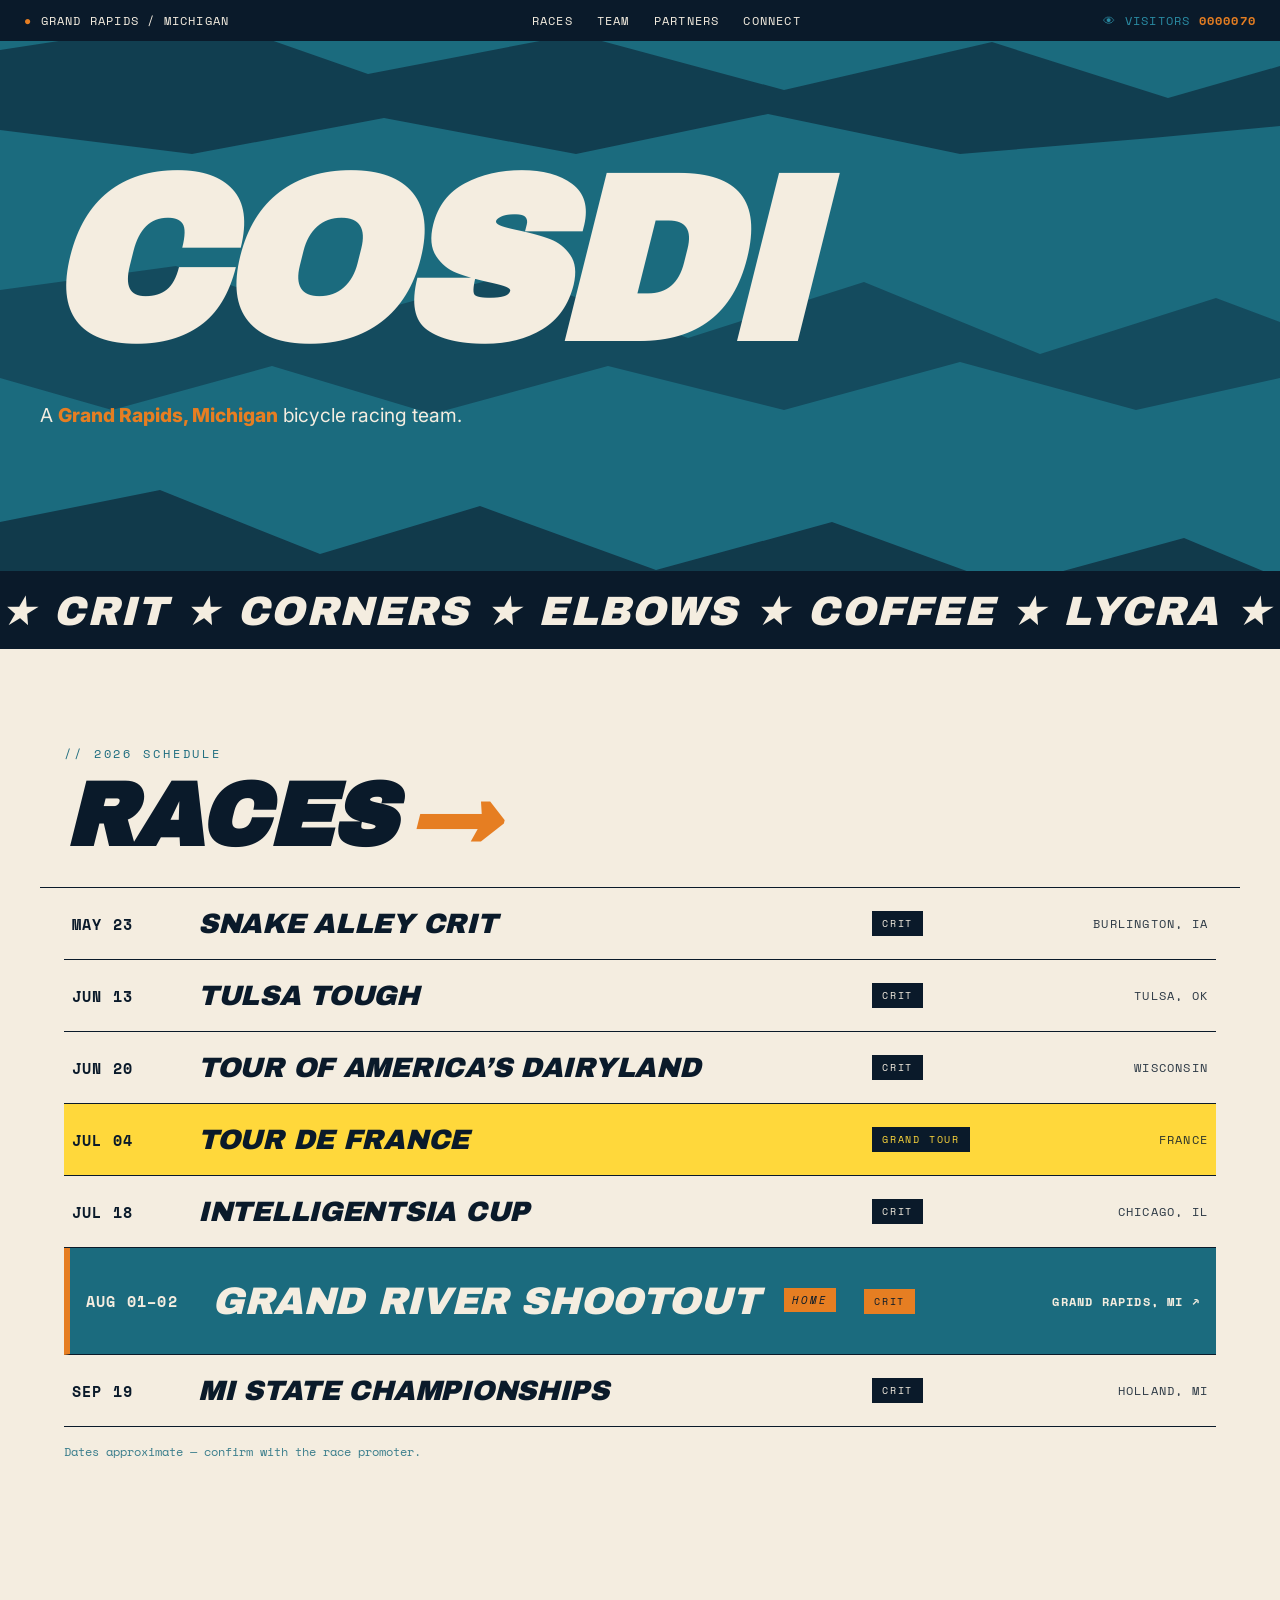
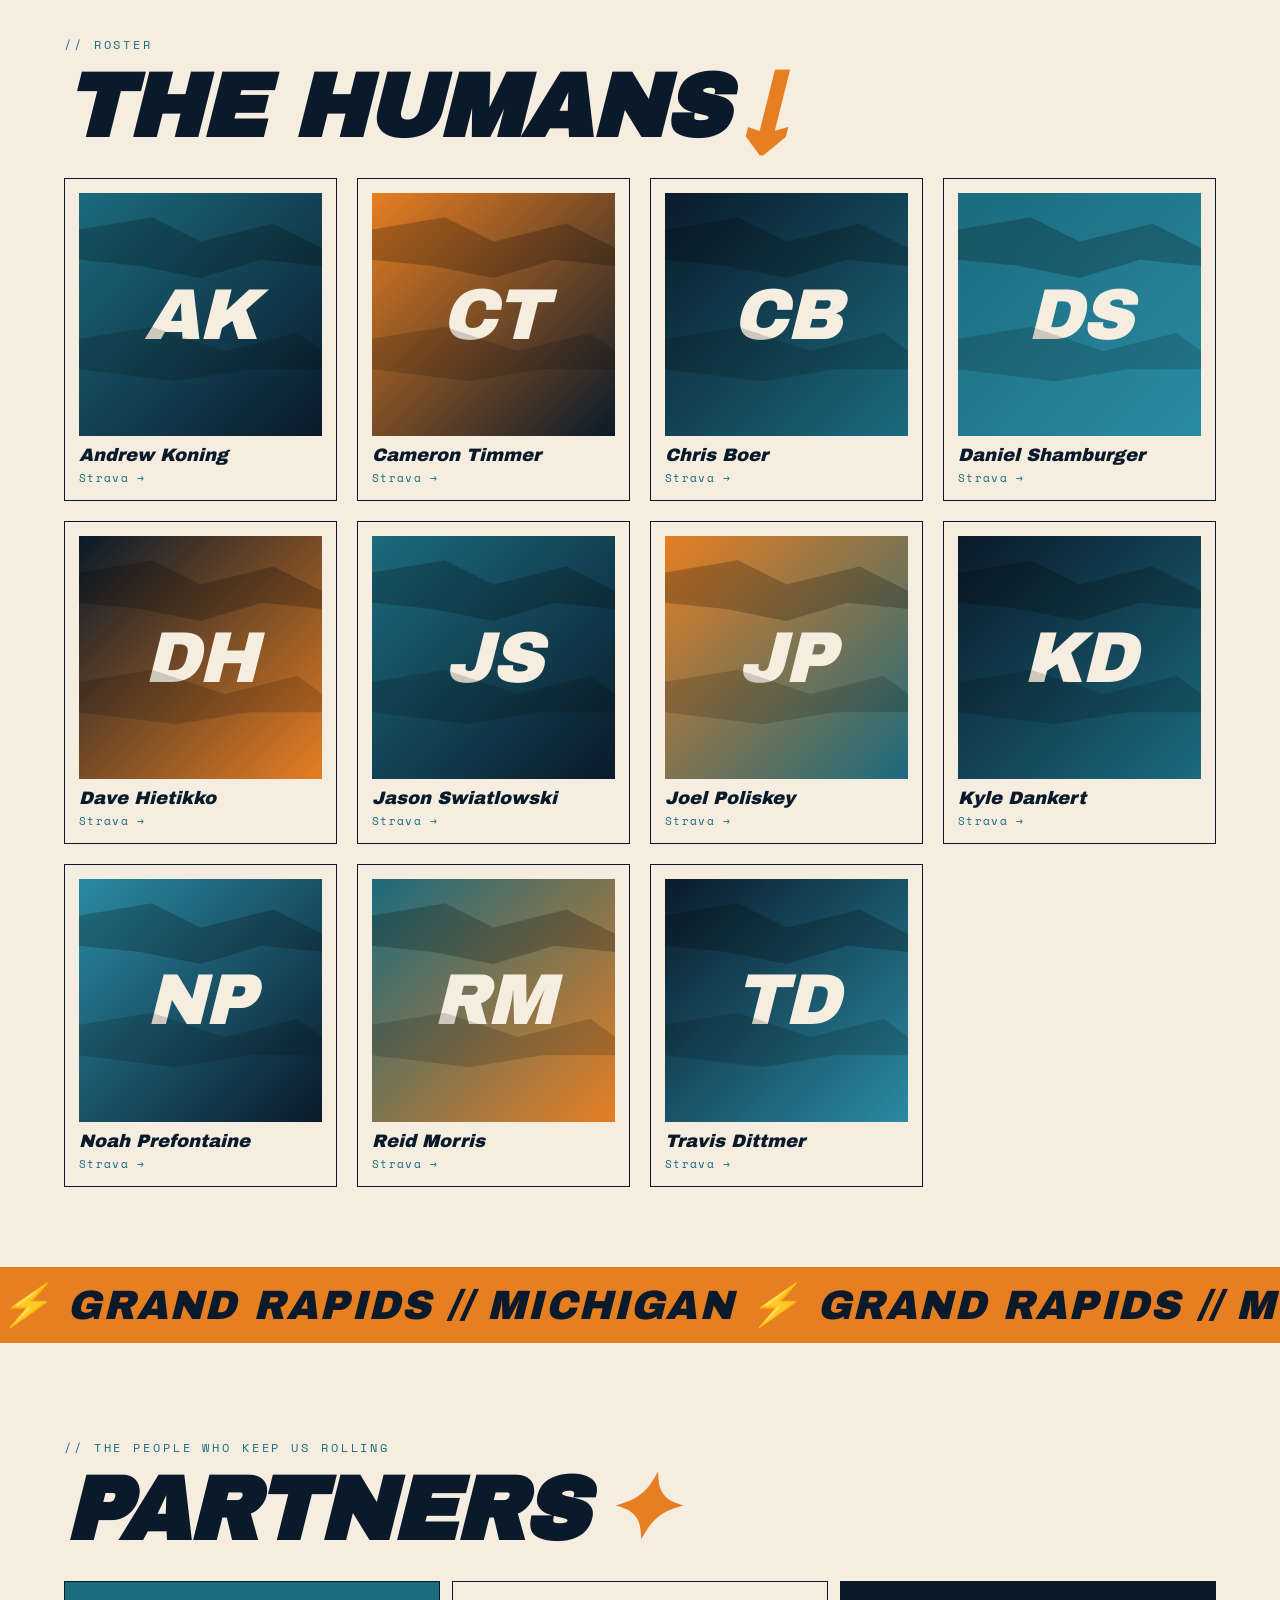
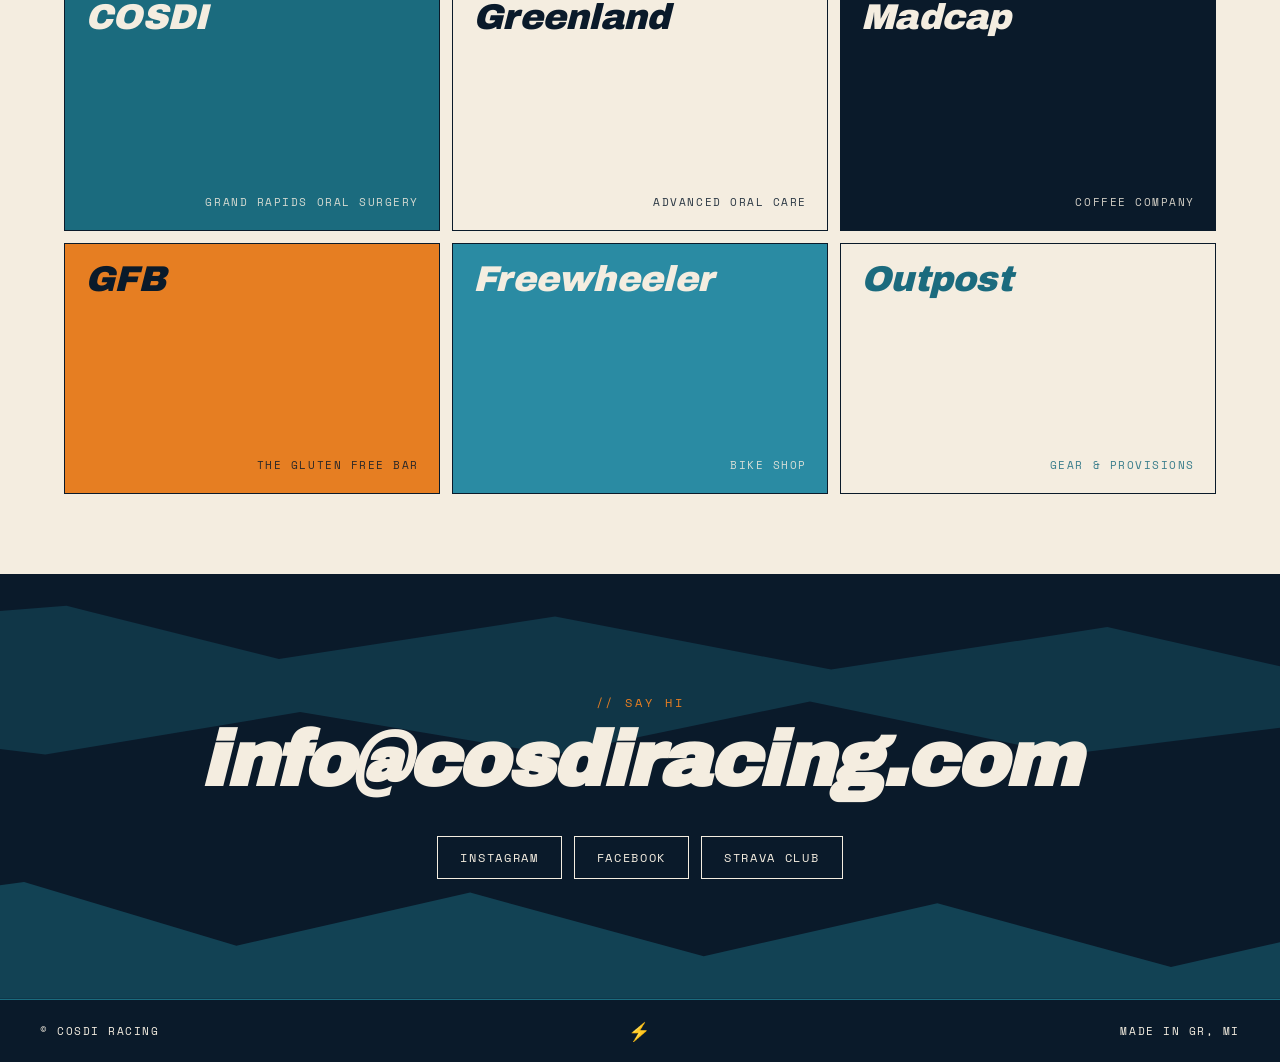
<file: index.html>
<!DOCTYPE html>
<html lang="en">
<head>
<meta charset="UTF-8" />
<meta name="viewport" content="width=device-width, initial-scale=1.0" />
<title>COSDI RACING // GR MI</title>
<meta name="description" content="COSDI Racing — Grand Rapids, Michigan criterium team." />
<link rel="preconnect" href="https://fonts.googleapis.com">
<link rel="preconnect" href="https://fonts.gstatic.com" crossorigin>
<link href="https://fonts.googleapis.com/css2?family=Archivo+Black&family=Space+Mono:wght@400;700&family=Inter:wght@400;600;800&display=swap" rel="stylesheet">
<link rel="stylesheet" href="styles.css" />
</head>
<body>

<!-- TOP BAR -->
<header class="topbar">
  <div class="topbar-left">
    <span class="blink">●</span>&nbsp;GRAND RAPIDS / MICHIGAN
  </div>
  <nav class="topnav">
    <a href="#races">RACES</a>
    <a href="#team">TEAM</a>
    <a href="#partners">PARTNERS</a>
    <a href="#connect">CONNECT</a>
  </nav>
  <div class="topbar-right" id="visitorCounter">👁 VISITORS <span id="vcount">0000042</span></div>
</header>

<!-- HERO -->
<section class="hero">
  <div class="hero-shards" aria-hidden="true">
    <svg viewBox="0 0 1600 900" preserveAspectRatio="xMidYMid slice" xmlns="http://www.w3.org/2000/svg">
      <polygon points="0,130 260,90 460,160 720,110 980,180 1240,120 1460,190 1600,150 1600,225 1440,240 1200,260 960,210 720,260 480,215 240,260 0,230" fill="#0a1a2a" fill-opacity=".55"/>
      <polygon points="0,430 220,400 420,470 640,410 860,490 1080,420 1300,510 1520,440 1600,470 1600,540 1420,580 1200,520 980,580 760,525 540,585 340,525 140,580 0,540" fill="#0a1a2a" fill-opacity=".38"/>
      <polygon points="0,720 200,680 400,760 600,700 820,780 1040,720 1260,800 1480,740 1600,790 1600,900 0,900" fill="#0a1a2a" fill-opacity=".6"/>
      <polygon points="1220,60 1320,90 1400,65 1470,100 1520,85 1460,115 1380,110 1300,110 1240,100" fill="#e67e22" fill-opacity=".55"/>
    </svg>
  </div>

  <div class="hero-stack">
    <h1 class="wordmark">COSDI</h1>
    <p class="hero-tag">A <b>Grand Rapids, Michigan</b> bicycle racing team.</p>
  </div>
</section>

<!-- MARQUEE -->
<div class="marquee" aria-hidden="true">
  <div class="marquee-track">
    <span>★ CRIT ★ CORNERS ★ ELBOWS ★ COFFEE ★ LYCRA ★ SPRINTS ★ CRITERIUMS ★ GRAND RAPIDS ★</span>
    <span>★ CRIT ★ CORNERS ★ ELBOWS ★ COFFEE ★ LYCRA ★ SPRINTS ★ CRITERIUMS ★ GRAND RAPIDS ★</span>
    <span>★ CRIT ★ CORNERS ★ ELBOWS ★ COFFEE ★ LYCRA ★ SPRINTS ★ CRITERIUMS ★ GRAND RAPIDS ★</span>
  </div>
</div>

<!-- RACES -->
<section class="races" id="races">
  <div class="sec-head">
    <p class="section-kicker">// 2026 SCHEDULE</p>
    <h2 class="big-head">RACES<span class="arr">→</span></h2>
  </div>
  <div class="race-list">
    <div class="race"><span class="race-date">MAY 23</span><span class="race-name">SNAKE ALLEY CRIT</span><span class="race-disc">CRIT</span><span class="race-loc">BURLINGTON, IA</span></div>
    <div class="race"><span class="race-date">JUN 13</span><span class="race-name">TULSA TOUGH</span><span class="race-disc">CRIT</span><span class="race-loc">TULSA, OK</span></div>
    <div class="race"><span class="race-date">JUN 20</span><span class="race-name">TOUR OF AMERICA&rsquo;S DAIRYLAND</span><span class="race-disc">CRIT</span><span class="race-loc">WISCONSIN</span></div>
    <div class="race race-tdf"><span class="race-date">JUL 04</span><span class="race-name">TOUR DE FRANCE</span><span class="race-disc">GRAND TOUR</span><span class="race-loc">FRANCE</span></div>
    <div class="race"><span class="race-date">JUL 18</span><span class="race-name">INTELLIGENTSIA CUP</span><span class="race-disc">CRIT</span><span class="race-loc">CHICAGO, IL</span></div>
    <a class="race race-home" href="https://www.grandrivershootout.com" target="_blank" rel="noopener"><span class="race-date">AUG 01&ndash;02</span><span class="race-name">GRAND RIVER SHOOTOUT <span class="home-tag">HOME</span></span><span class="race-disc">CRIT</span><span class="race-loc">GRAND RAPIDS, MI ↗</span></a>
    <div class="race"><span class="race-date">SEP 19</span><span class="race-name">MI STATE CHAMPIONSHIPS</span><span class="race-disc">CRIT</span><span class="race-loc">HOLLAND, MI</span></div>
  </div>
  <p class="disclaimer">Dates approximate — confirm with the race promoter.</p>
</section>

<!-- TEAM -->
<section class="team" id="team">
  <div class="sec-head">
    <p class="section-kicker">// ROSTER</p>
    <h2 class="big-head">THE HUMANS<span class="arr">↓</span></h2>
  </div>
  <div class="roster">
    <a class="rider" data-strava="#" style="--c1:#1b6b7e;--c2:#0a1a2a">
      <div class="rider-face"><span>AK</span></div>
      <div class="rider-name">Andrew Koning</div>
      <div class="rider-meta">Strava →</div>
    </a>
    <a class="rider" data-strava="#" style="--c1:#e67e22;--c2:#0a1a2a">
      <div class="rider-face"><span>CT</span></div>
      <div class="rider-name">Cameron Timmer</div>
      <div class="rider-meta">Strava →</div>
    </a>
    <a class="rider" data-strava="#" style="--c1:#0a1a2a;--c2:#1b6b7e">
      <div class="rider-face"><span>CB</span></div>
      <div class="rider-name">Chris Boer</div>
      <div class="rider-meta">Strava →</div>
    </a>
    <a class="rider" data-strava="#" style="--c1:#1b6b7e;--c2:#2a8ba3">
      <div class="rider-face"><span>DS</span></div>
      <div class="rider-name">Daniel Shamburger</div>
      <div class="rider-meta">Strava →</div>
    </a>
    <a class="rider" data-strava="#" style="--c1:#0a1a2a;--c2:#e67e22">
      <div class="rider-face"><span>DH</span></div>
      <div class="rider-name">Dave Hietikko</div>
      <div class="rider-meta">Strava →</div>
    </a>
    <a class="rider" data-strava="#" style="--c1:#1b6b7e;--c2:#0a1a2a">
      <div class="rider-face"><span>JS</span></div>
      <div class="rider-name">Jason Swiatlowski</div>
      <div class="rider-meta">Strava →</div>
    </a>
    <a class="rider" data-strava="#" style="--c1:#e67e22;--c2:#1b6b7e">
      <div class="rider-face"><span>JP</span></div>
      <div class="rider-name">Joel Poliskey</div>
      <div class="rider-meta">Strava →</div>
    </a>
    <a class="rider" data-strava="#" style="--c1:#0a1a2a;--c2:#1b6b7e">
      <div class="rider-face"><span>KD</span></div>
      <div class="rider-name">Kyle Dankert</div>
      <div class="rider-meta">Strava →</div>
    </a>
    <a class="rider" data-strava="#" style="--c1:#2a8ba3;--c2:#0a1a2a">
      <div class="rider-face"><span>NP</span></div>
      <div class="rider-name">Noah Prefontaine</div>
      <div class="rider-meta">Strava →</div>
    </a>
    <a class="rider" data-strava="#" style="--c1:#1b6b7e;--c2:#e67e22">
      <div class="rider-face"><span>RM</span></div>
      <div class="rider-name">Reid Morris</div>
      <div class="rider-meta">Strava →</div>
    </a>
    <a class="rider" data-strava="#" style="--c1:#0a1a2a;--c2:#2a8ba3">
      <div class="rider-face"><span>TD</span></div>
      <div class="rider-name">Travis Dittmer</div>
      <div class="rider-meta">Strava →</div>
    </a>
  </div>
</section>

<!-- SECONDARY MARQUEE -->
<div class="marquee marquee-alt" aria-hidden="true">
  <div class="marquee-track reverse">
    <span>⚡ GRAND RAPIDS // MICHIGAN ⚡ GRAND RAPIDS // MICHIGAN ⚡ GRAND RAPIDS // MICHIGAN ⚡ </span>
    <span>⚡ GRAND RAPIDS // MICHIGAN ⚡ GRAND RAPIDS // MICHIGAN ⚡ GRAND RAPIDS // MICHIGAN ⚡ </span>
  </div>
</div>

<!-- PARTNERS -->
<section class="partners" id="partners">
  <div class="sec-head">
    <p class="section-kicker">// THE PEOPLE WHO KEEP US ROLLING</p>
    <h2 class="big-head">PARTNERS<span class="arr">✦</span></h2>
  </div>
  <div class="partner-grid">
    <div class="partner p1"><span>COSDI</span><em>Grand Rapids Oral Surgery</em></div>
    <div class="partner p2"><span>Greenland</span><em>Advanced Oral Care</em></div>
    <div class="partner p3"><span>Madcap</span><em>Coffee Company</em></div>
    <div class="partner p4"><span>GFB</span><em>The Gluten Free Bar</em></div>
    <div class="partner p5"><span>Freewheeler</span><em>Bike Shop</em></div>
    <div class="partner p6"><span>Outpost</span><em>Gear &amp; Provisions</em></div>
  </div>
</section>

<!-- CONNECT -->
<section class="connect" id="connect">
  <div class="connect-shards" aria-hidden="true">
    <svg viewBox="0 0 1600 400" preserveAspectRatio="xMidYMid slice" xmlns="http://www.w3.org/2000/svg">
      <polygon points="0,50 260,30 460,80 720,40 980,90 1240,50 1460,100 1600,70 1600,130 1440,140 1200,170 960,120 720,170 480,130 240,170 0,140" fill="#1b6b7e" fill-opacity=".35"/>
      <polygon points="0,320 220,290 420,350 640,300 860,360 1080,310 1300,370 1520,320 1600,350 1600,400 0,400" fill="#1b6b7e" fill-opacity=".5"/>
    </svg>
  </div>
  <p class="section-kicker">// SAY HI</p>
  <h2 class="email-giant"><a href="mailto:info@cosdiracing.com">info@cosdiracing.com</a></h2>
  <div class="socials">
    <a href="#" class="soc">INSTAGRAM</a>
    <a href="#" class="soc">FACEBOOK</a>
    <a href="#" class="soc">STRAVA CLUB</a>
  </div>
</section>

<!-- FOOTER -->
<footer class="foot">
  <div class="foot-grid">
    <div>© COSDI RACING</div>
    <div class="foot-bolt">⚡</div>
    <div>MADE IN GR, MI</div>
  </div>
</footer>

<script src="script.js"></script>
</body>
</html>
</file>
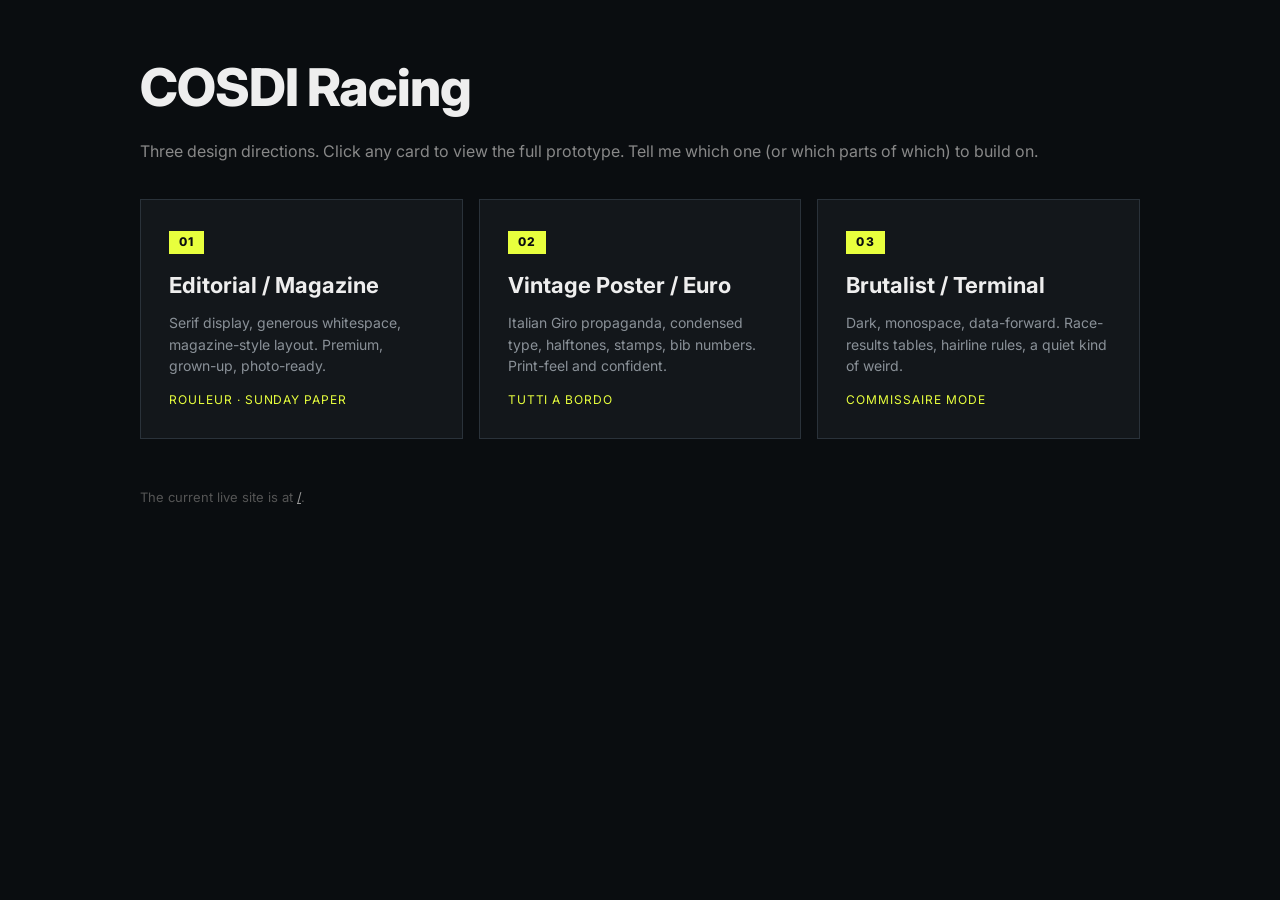
<file: previews/index.html>
<!DOCTYPE html>
<html lang="en">
<head>
<meta charset="UTF-8" />
<meta name="viewport" content="width=device-width, initial-scale=1.0" />
<title>COSDI // Design Alternatives</title>
<link href="https://fonts.googleapis.com/css2?family=Inter:wght@400;600;800&display=swap" rel="stylesheet">
<style>
*{box-sizing:border-box;margin:0;padding:0}
body{font-family:Inter,sans-serif;background:#0a0d10;color:#eee;padding:48px 24px;line-height:1.55;min-height:100vh}
.wrap{max-width:1000px;margin:0 auto}
h1{font-size:clamp(32px,5vw,52px);letter-spacing:-.02em;margin-bottom:10px;font-weight:800}
.sub{color:#888;margin-bottom:36px;font-size:16px}
.grid{display:grid;grid-template-columns:repeat(auto-fit,minmax(280px,1fr));gap:16px}
.card{background:#13171b;border:1px solid #2a323a;padding:28px;text-decoration:none;color:inherit;transition:transform .2s,border-color .2s,background .2s;display:block}
.card:hover{transform:translateY(-4px);border-color:#e8ff3d;background:#181d22}
.num{display:inline-block;background:#e8ff3d;color:#0a0d10;padding:2px 10px;font-weight:800;margin-bottom:14px;font-size:12px;letter-spacing:.1em}
.card h2{font-size:22px;margin-bottom:10px;font-weight:700}
.card p{color:#8a9198;font-size:14px}
.card .vibe{color:#e8ff3d;font-size:12px;margin-top:14px;letter-spacing:.08em;text-transform:uppercase}
.foot{margin-top:48px;color:#555;font-size:13px}
.foot a{color:#999}
</style>
</head>
<body>
<div class="wrap">
  <h1>COSDI Racing</h1>
  <p class="sub">Three design directions. Click any card to view the full prototype. Tell me which one (or which parts of which) to build on.</p>
  <div class="grid">
    <a href="editorial.html" class="card">
      <span class="num">01</span>
      <h2>Editorial / Magazine</h2>
      <p>Serif display, generous whitespace, magazine-style layout. Premium, grown-up, photo-ready.</p>
      <div class="vibe">Rouleur · Sunday paper</div>
    </a>
    <a href="vintage.html" class="card">
      <span class="num">02</span>
      <h2>Vintage Poster / Euro</h2>
      <p>Italian Giro propaganda, condensed type, halftones, stamps, bib numbers. Print-feel and confident.</p>
      <div class="vibe">Tutti a bordo</div>
    </a>
    <a href="brutalist.html" class="card">
      <span class="num">03</span>
      <h2>Brutalist / Terminal</h2>
      <p>Dark, monospace, data-forward. Race-results tables, hairline rules, a quiet kind of weird.</p>
      <div class="vibe">Commissaire mode</div>
    </a>
  </div>
  <p class="foot">The current live site is at <a href="../">/</a>.</p>
</div>
</body>
</html>
</file>
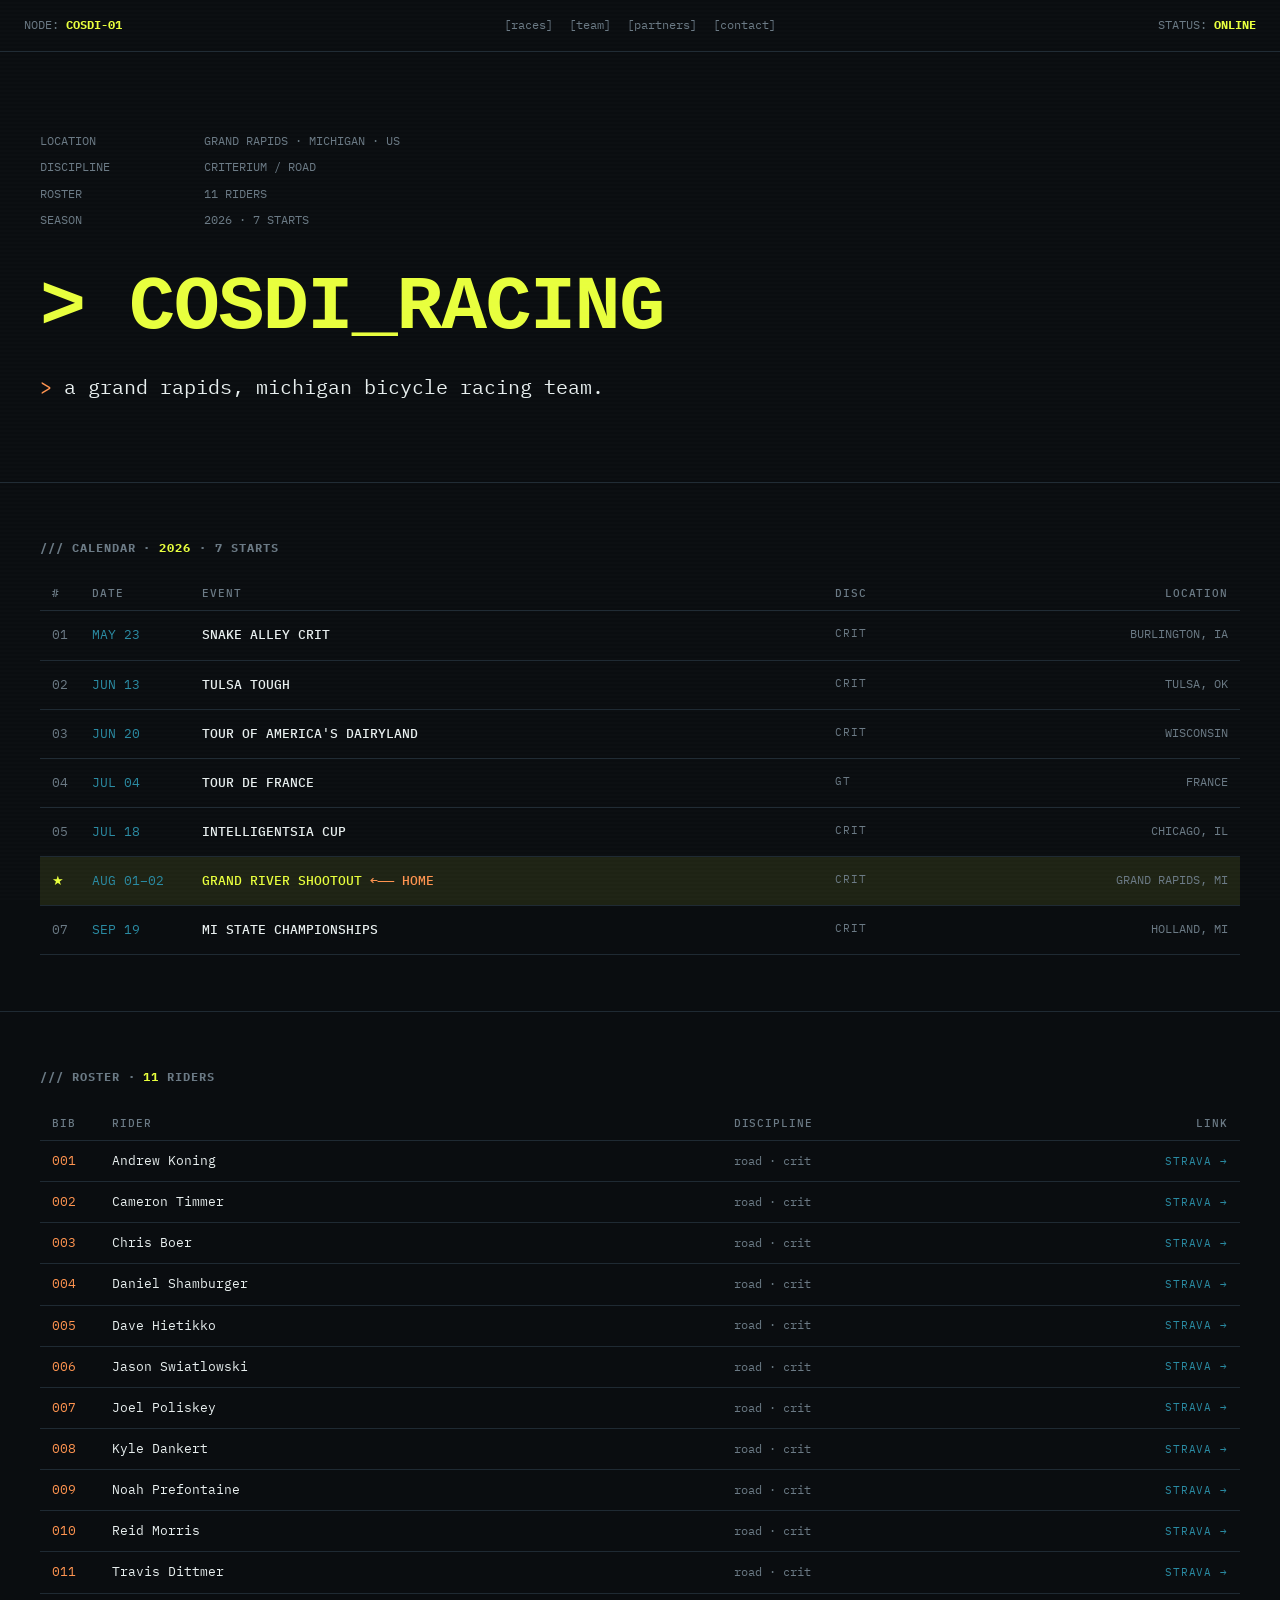
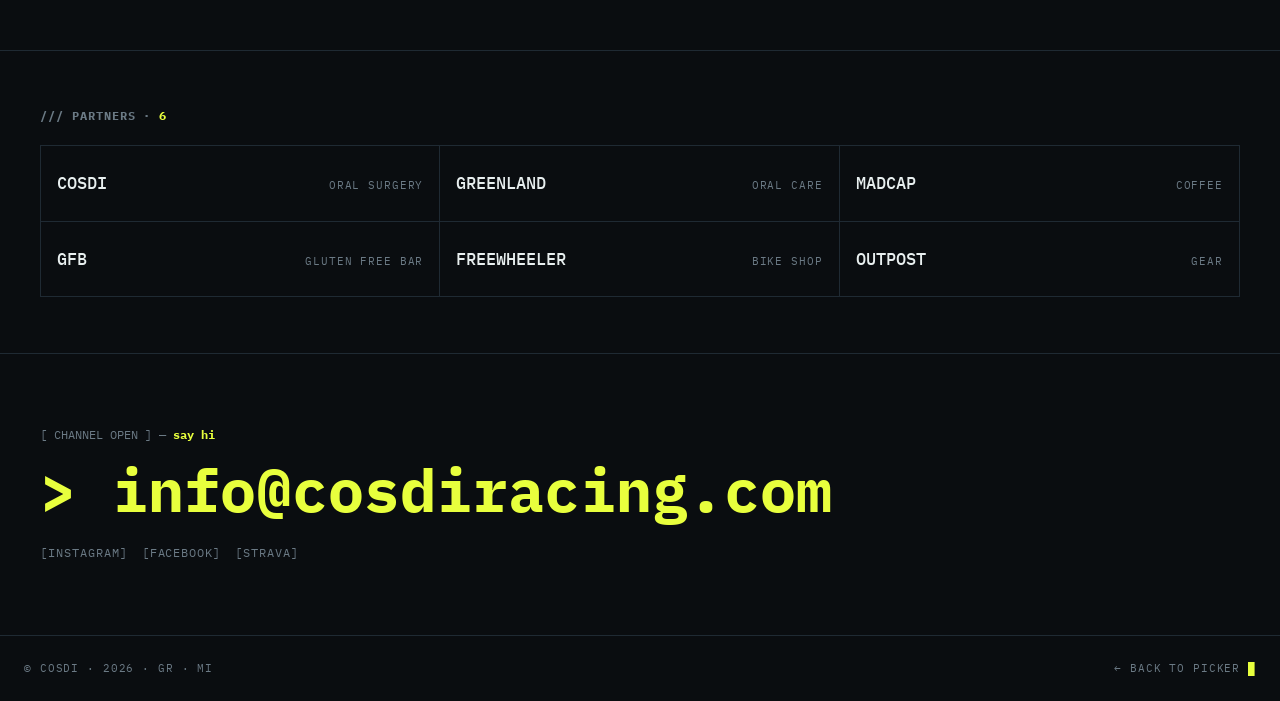
<file: previews/brutalist.html>
<!DOCTYPE html>
<html lang="en">
<head>
<meta charset="UTF-8" />
<meta name="viewport" content="width=device-width, initial-scale=1.0" />
<title>COSDI // Terminal</title>
<link rel="preconnect" href="https://fonts.googleapis.com">
<link rel="preconnect" href="https://fonts.gstatic.com" crossorigin>
<link href="https://fonts.googleapis.com/css2?family=IBM+Plex+Mono:wght@300;400;500;700&display=swap" rel="stylesheet">
<style>
:root{
  --bg:#0a0d10;
  --line:#1f2a33;
  --dim:#6b7a85;
  --fg:#e8efef;
  --hi:#e8ff3d;
  --orange:#ff9450;
  --teal:#2a8ba3;
}
*{box-sizing:border-box;margin:0;padding:0}
html,body{background:var(--bg);color:var(--fg);font-family:"IBM Plex Mono",monospace;font-size:14px;line-height:1.55}
a{color:inherit;text-decoration:none}

body::before{content:"";position:fixed;inset:0;pointer-events:none;z-index:99;
  background:repeating-linear-gradient(to bottom,transparent 0,transparent 2px,rgba(255,255,255,.025) 3px,transparent 4px)}

.ops{
  display:grid;grid-template-columns:auto 1fr auto;gap:24px;
  padding:16px 24px;border-bottom:1px solid var(--line);
  font-size:12px;color:var(--dim);align-items:center;
}
.ops b{color:var(--hi)}
.ops .route{display:flex;gap:16px;justify-content:center;flex-wrap:wrap}
.ops .route a:hover{color:var(--hi)}
.ops .route a::before{content:"["}
.ops .route a::after{content:"]"}

.hero{padding:80px 24px;border-bottom:1px solid var(--line)}
.hero-inner{max-width:1200px;margin:0 auto}
.hero-meta{display:grid;grid-template-columns:140px 1fr;gap:8px 24px;color:var(--dim);font-size:12px;margin-bottom:40px}
.hero-meta b{color:var(--fg)}
.hero-ascii{font-size:clamp(28px,6vw,80px);line-height:1;color:var(--hi);font-weight:700;letter-spacing:-.02em;white-space:pre;word-wrap:break-word;overflow:hidden}
.hero-sub{margin-top:24px;color:var(--fg);font-size:clamp(16px,1.6vw,20px);max-width:680px;line-height:1.55}
.hero-sub .tag{color:var(--orange)}

.sec{padding:56px 24px;border-bottom:1px solid var(--line)}
.sec-inner{max-width:1200px;margin:0 auto}
.sec h2{font-size:12px;color:var(--dim);margin-bottom:20px;letter-spacing:.08em}
.sec h2::before{content:"/// "}
.sec h2 b{color:var(--hi)}

.tbl{width:100%;border-collapse:collapse;font-size:13px}
.tbl th{text-align:left;color:var(--dim);font-weight:500;padding:8px 12px;border-bottom:1px solid var(--line);font-size:11px;letter-spacing:.08em;text-transform:uppercase}
.tbl td{padding:14px 12px;border-bottom:1px solid var(--line);vertical-align:top}
.tbl tr:hover{background:rgba(232,255,61,.045)}
.tbl .num{color:var(--dim);width:40px}
.tbl .date{color:var(--teal);width:110px;white-space:nowrap}
.tbl .name{color:var(--fg);font-weight:500}
.tbl .disc{color:var(--dim);width:80px;font-size:11px;letter-spacing:.08em;text-transform:uppercase}
.tbl .loc{color:var(--dim);font-size:12px;text-align:right}
.tbl tr.home td{background:rgba(232,255,61,.09)}
.tbl tr.home .name{color:var(--hi)}
.tbl tr.home .num{color:var(--hi)}
.tbl tr.home .name::after{content:"  ←── HOME";color:var(--orange)}
@media (max-width:720px){.tbl .loc,.tbl .disc{display:none}}

.sl{width:100%;border-collapse:collapse;font-size:13px}
.sl th{text-align:left;color:var(--dim);font-weight:500;padding:8px 12px;border-bottom:1px solid var(--line);font-size:11px;letter-spacing:.08em;text-transform:uppercase}
.sl td{padding:10px 12px;border-bottom:1px solid var(--line)}
.sl tr:hover{background:rgba(232,255,61,.045)}
.sl tr:hover .rn{color:var(--hi)}
.sl .bib{color:var(--orange);width:60px}
.sl .rn{color:var(--fg);transition:color .15s}
.sl .disc2{color:var(--dim);width:180px;font-size:12px}
.sl .link{color:var(--teal);text-align:right;font-size:11px;letter-spacing:.08em;text-transform:uppercase}
@media (max-width:720px){.sl .disc2{display:none}}

.part{display:grid;grid-template-columns:repeat(3,1fr);gap:0;border:1px solid var(--line)}
.part-cell{padding:24px 16px;border-right:1px solid var(--line);border-bottom:1px solid var(--line);display:flex;justify-content:space-between;align-items:baseline;gap:12px}
.part-cell:nth-child(3n){border-right:0}
.part-cell:nth-last-child(-n+3){border-bottom:0}
.part-cell b{color:var(--fg);font-size:17px;font-weight:500}
.part-cell span{color:var(--dim);font-size:11px;letter-spacing:.08em;text-transform:uppercase}
@media (max-width:720px){.part{grid-template-columns:1fr}.part-cell{border-right:0 !important;border-bottom:1px solid var(--line) !important}.part-cell:last-child{border-bottom:0 !important}}

.contact{padding:72px 24px;border-bottom:1px solid var(--line)}
.contact-inner{max-width:1200px;margin:0 auto}
.contact-meta{color:var(--dim);font-size:12px;margin-bottom:16px}
.contact-meta b{color:var(--hi)}
.email{display:block;font-family:"IBM Plex Mono",monospace;font-weight:700;font-size:clamp(24px,5vw,60px);line-height:1;color:var(--hi);word-break:break-word}
.email:hover{color:var(--orange)}
.links{display:flex;gap:14px;margin-top:24px;flex-wrap:wrap}
.links a{color:var(--dim);font-size:12px;letter-spacing:.08em;text-transform:uppercase}
.links a:hover{color:var(--hi)}
.links a::before{content:"["}
.links a::after{content:"]"}

.ft{padding:24px;color:var(--dim);font-size:11px;letter-spacing:.08em;text-transform:uppercase;display:flex;justify-content:space-between;gap:16px;align-items:center;flex-wrap:wrap}
.ft .cursor{color:var(--hi);animation:bl 1s steps(2) infinite}
@keyframes bl{50%{opacity:0}}
</style>
</head>
<body>

<header class="ops">
  <div>NODE: <b>COSDI-01</b></div>
  <nav class="route">
    <a href="#races">races</a>
    <a href="#team">team</a>
    <a href="#partners">partners</a>
    <a href="#contact">contact</a>
  </nav>
  <div>STATUS: <b>ONLINE</b></div>
</header>

<section class="hero">
  <div class="hero-inner">
    <div class="hero-meta">
      <div>LOCATION</div><div>GRAND RAPIDS · MICHIGAN · US</div>
      <div>DISCIPLINE</div><div>CRITERIUM / ROAD</div>
      <div>ROSTER</div><div>11 RIDERS</div>
      <div>SEASON</div><div>2026 · 7 STARTS</div>
    </div>
    <pre class="hero-ascii">&gt; COSDI_RACING</pre>
    <p class="hero-sub"><span class="tag">&gt;</span> a grand rapids, michigan bicycle racing team.</p>
  </div>
</section>

<section class="sec" id="races">
  <div class="sec-inner">
    <h2>CALENDAR · <b>2026</b> · 7 STARTS</h2>
    <table class="tbl">
      <thead><tr><th>#</th><th>DATE</th><th>EVENT</th><th>DISC</th><th style="text-align:right">LOCATION</th></tr></thead>
      <tbody>
        <tr><td class="num">01</td><td class="date">MAY 23</td><td class="name">SNAKE ALLEY CRIT</td><td class="disc">CRIT</td><td class="loc">BURLINGTON, IA</td></tr>
        <tr><td class="num">02</td><td class="date">JUN 13</td><td class="name">TULSA TOUGH</td><td class="disc">CRIT</td><td class="loc">TULSA, OK</td></tr>
        <tr><td class="num">03</td><td class="date">JUN 20</td><td class="name">TOUR OF AMERICA'S DAIRYLAND</td><td class="disc">CRIT</td><td class="loc">WISCONSIN</td></tr>
        <tr><td class="num">04</td><td class="date">JUL 04</td><td class="name">TOUR DE FRANCE</td><td class="disc">GT</td><td class="loc">FRANCE</td></tr>
        <tr><td class="num">05</td><td class="date">JUL 18</td><td class="name">INTELLIGENTSIA CUP</td><td class="disc">CRIT</td><td class="loc">CHICAGO, IL</td></tr>
        <tr class="home" onclick="window.open('https://www.grandrivershootout.com','_blank')" style="cursor:pointer"><td class="num">★</td><td class="date">AUG 01–02</td><td class="name">GRAND RIVER SHOOTOUT</td><td class="disc">CRIT</td><td class="loc">GRAND RAPIDS, MI</td></tr>
        <tr><td class="num">07</td><td class="date">SEP 19</td><td class="name">MI STATE CHAMPIONSHIPS</td><td class="disc">CRIT</td><td class="loc">HOLLAND, MI</td></tr>
      </tbody>
    </table>
  </div>
</section>

<section class="sec" id="team">
  <div class="sec-inner">
    <h2>ROSTER · <b>11</b> RIDERS</h2>
    <table class="sl">
      <thead><tr><th>BIB</th><th>RIDER</th><th>DISCIPLINE</th><th style="text-align:right">LINK</th></tr></thead>
      <tbody>
        <tr><td class="bib">001</td><td class="rn">Andrew Koning</td><td class="disc2">road · crit</td><td class="link">Strava →</td></tr>
        <tr><td class="bib">002</td><td class="rn">Cameron Timmer</td><td class="disc2">road · crit</td><td class="link">Strava →</td></tr>
        <tr><td class="bib">003</td><td class="rn">Chris Boer</td><td class="disc2">road · crit</td><td class="link">Strava →</td></tr>
        <tr><td class="bib">004</td><td class="rn">Daniel Shamburger</td><td class="disc2">road · crit</td><td class="link">Strava →</td></tr>
        <tr><td class="bib">005</td><td class="rn">Dave Hietikko</td><td class="disc2">road · crit</td><td class="link">Strava →</td></tr>
        <tr><td class="bib">006</td><td class="rn">Jason Swiatlowski</td><td class="disc2">road · crit</td><td class="link">Strava →</td></tr>
        <tr><td class="bib">007</td><td class="rn">Joel Poliskey</td><td class="disc2">road · crit</td><td class="link">Strava →</td></tr>
        <tr><td class="bib">008</td><td class="rn">Kyle Dankert</td><td class="disc2">road · crit</td><td class="link">Strava →</td></tr>
        <tr><td class="bib">009</td><td class="rn">Noah Prefontaine</td><td class="disc2">road · crit</td><td class="link">Strava →</td></tr>
        <tr><td class="bib">010</td><td class="rn">Reid Morris</td><td class="disc2">road · crit</td><td class="link">Strava →</td></tr>
        <tr><td class="bib">011</td><td class="rn">Travis Dittmer</td><td class="disc2">road · crit</td><td class="link">Strava →</td></tr>
      </tbody>
    </table>
  </div>
</section>

<section class="sec" id="partners">
  <div class="sec-inner">
    <h2>PARTNERS · <b>6</b></h2>
    <div class="part">
      <div class="part-cell"><b>COSDI</b><span>Oral Surgery</span></div>
      <div class="part-cell"><b>GREENLAND</b><span>Oral Care</span></div>
      <div class="part-cell"><b>MADCAP</b><span>Coffee</span></div>
      <div class="part-cell"><b>GFB</b><span>Gluten Free Bar</span></div>
      <div class="part-cell"><b>FREEWHEELER</b><span>Bike Shop</span></div>
      <div class="part-cell"><b>OUTPOST</b><span>Gear</span></div>
    </div>
  </div>
</section>

<section class="contact" id="contact">
  <div class="contact-inner">
    <div class="contact-meta">[ CHANNEL OPEN ] — <b>say hi</b></div>
    <a class="email" href="mailto:info@cosdiracing.com">&gt; info@cosdiracing.com</a>
    <div class="links">
      <a href="#">instagram</a>
      <a href="#">facebook</a>
      <a href="#">strava</a>
    </div>
  </div>
</section>

<footer class="ft">
  <div>&copy; COSDI · 2026 · GR · MI</div>
  <div><a href="index.html">← back to picker</a> <span class="cursor">█</span></div>
</footer>

</body>
</html>
</file>
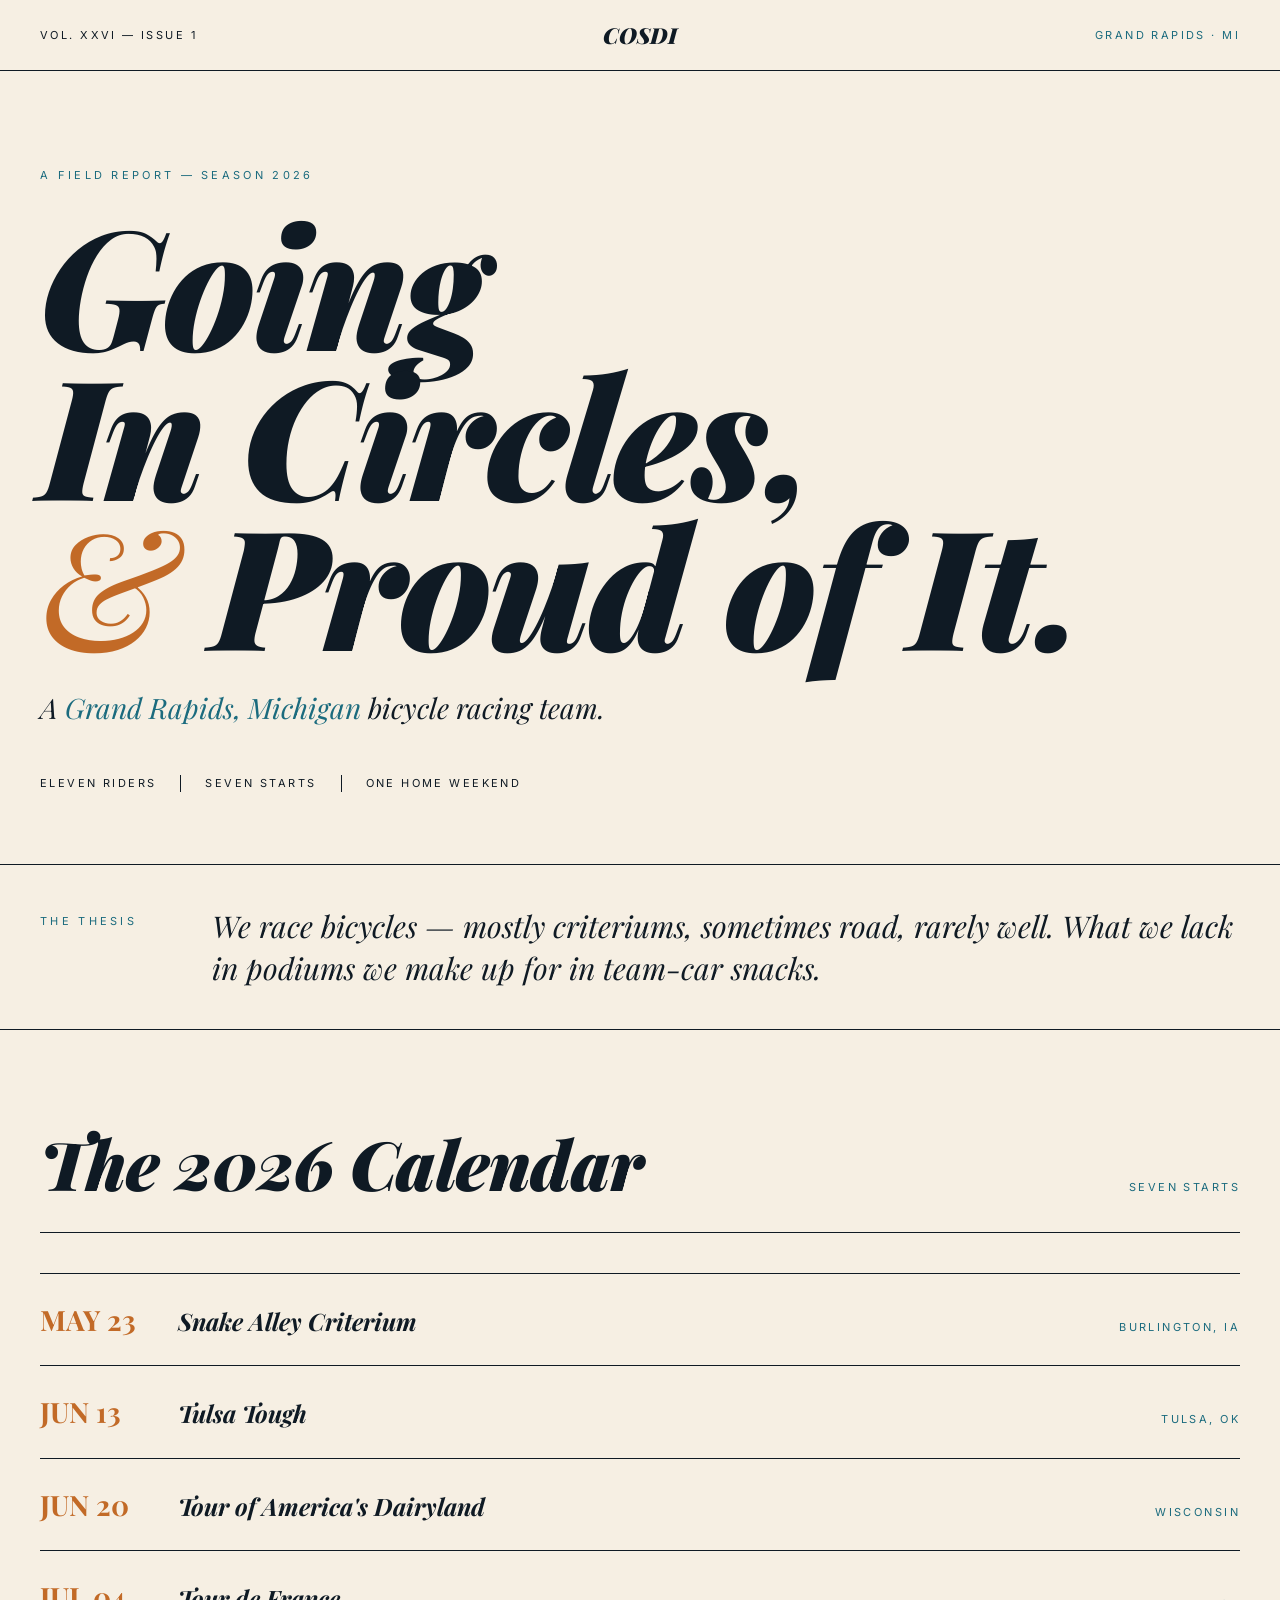
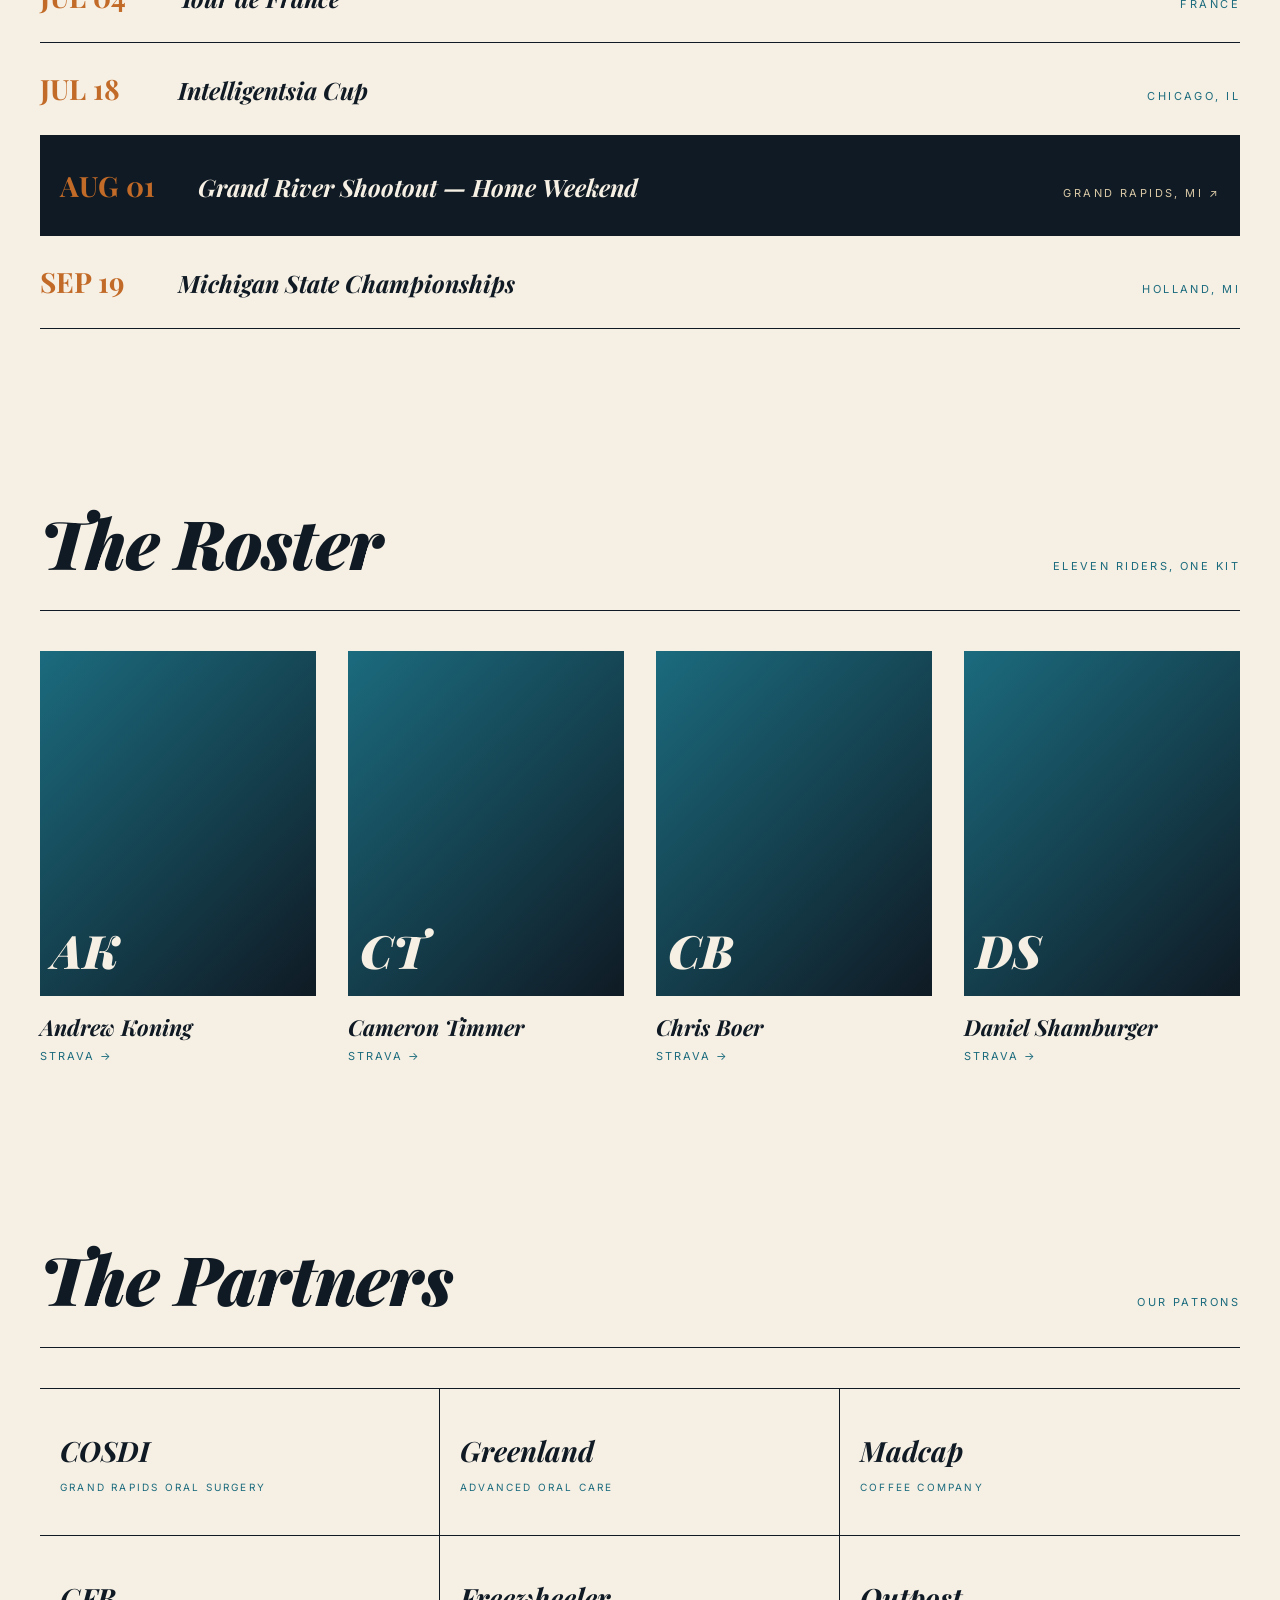
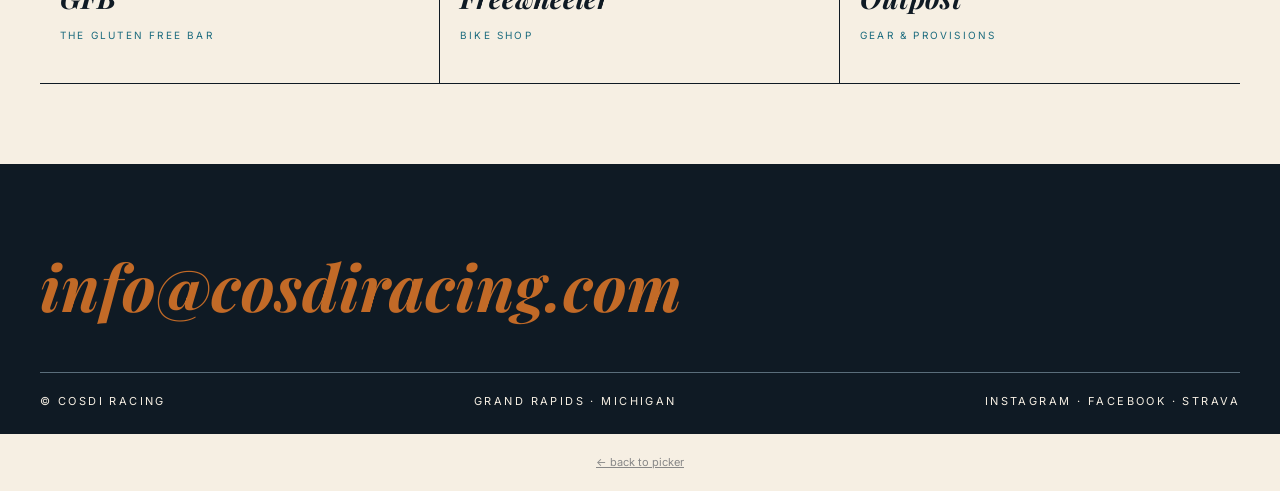
<file: previews/editorial.html>
<!DOCTYPE html>
<html lang="en">
<head>
<meta charset="UTF-8" />
<meta name="viewport" content="width=device-width, initial-scale=1.0" />
<title>COSDI // Editorial</title>
<link rel="preconnect" href="https://fonts.googleapis.com">
<link rel="preconnect" href="https://fonts.gstatic.com" crossorigin>
<link href="https://fonts.googleapis.com/css2?family=Playfair+Display:ital,wght@0,400;0,700;0,900;1,400;1,700;1,900&family=Inter:wght@300;400;600;800&display=swap" rel="stylesheet">
<style>
:root{
  --paper:#f6efe3;
  --ink:#0f1a24;
  --teal:#1b6b7e;
  --orange:#c26a27;
}
*{box-sizing:border-box;margin:0;padding:0}
body{background:var(--paper);color:var(--ink);font-family:"Inter",sans-serif;line-height:1.55}

.masthead{
  display:grid;grid-template-columns:1fr auto 1fr;align-items:center;
  padding:18px 40px;border-bottom:1px solid var(--ink);
  font-family:"Inter",sans-serif;font-size:11px;letter-spacing:.22em;text-transform:uppercase;
}
.masthead .center{font-family:"Playfair Display",serif;font-style:italic;font-size:22px;letter-spacing:0;text-transform:none;font-weight:900}
.masthead .right{text-align:right;color:var(--teal)}

.hero{padding:96px 40px 72px;max-width:1280px;margin:0 auto}
.hero-kicker{font-size:11px;letter-spacing:.3em;text-transform:uppercase;color:var(--teal);margin-bottom:24px}
.hero h1{font-family:"Playfair Display",serif;font-style:italic;font-weight:900;font-size:clamp(72px,13vw,200px);line-height:.9;letter-spacing:-.02em}
.hero h1 .amp{color:var(--orange);font-weight:400;font-style:italic}
.hero-dek{font-family:"Playfair Display",serif;font-style:italic;font-weight:400;font-size:clamp(20px,2.2vw,32px);line-height:1.35;margin-top:32px;max-width:760px}
.hero-dek em{color:var(--teal)}
.hero-byline{margin-top:48px;font-size:11px;letter-spacing:.22em;text-transform:uppercase}
.hero-byline span{display:inline-block;padding-right:24px;border-right:1px solid var(--ink);margin-right:24px}
.hero-byline span:last-child{border-right:0;padding-right:0}

.pullquote{
  border-top:1px solid var(--ink);border-bottom:1px solid var(--ink);
  padding:40px;max-width:1280px;margin:0 auto;
  display:grid;grid-template-columns:140px 1fr;gap:32px;align-items:start;
}
.pullquote .label{font-size:11px;letter-spacing:.3em;text-transform:uppercase;color:var(--teal);padding-top:8px}
.pullquote .drop{font-family:"Playfair Display",serif;font-style:italic;font-size:clamp(22px,2.4vw,30px);line-height:1.4}

.section{max-width:1280px;margin:0 auto;padding:80px 40px}
.section-head{display:flex;align-items:baseline;justify-content:space-between;border-bottom:1px solid var(--ink);padding-bottom:16px;margin-bottom:40px;gap:20px;flex-wrap:wrap}
.section-head h2{font-family:"Playfair Display",serif;font-style:italic;font-weight:900;font-size:clamp(40px,5.5vw,68px);letter-spacing:-.01em}
.section-head .meta{font-size:11px;letter-spacing:.22em;text-transform:uppercase;color:var(--teal)}

.calendar{border-top:1px solid var(--ink)}
.cal-row{display:grid;grid-template-columns:120px 1fr 200px;align-items:baseline;padding:24px 0;border-bottom:1px solid var(--ink);gap:18px;transition:background .15s}
.cal-row:hover{background:#ecdec4}
.cal-date{font-family:"Playfair Display",serif;font-weight:700;font-size:28px;color:var(--orange)}
.cal-name{font-family:"Playfair Display",serif;font-style:italic;font-size:24px;font-weight:700}
.cal-name em{color:var(--teal);font-style:italic}
.cal-loc{font-size:11px;letter-spacing:.22em;text-transform:uppercase;text-align:right;color:var(--teal)}
.cal-row.featured{background:var(--ink);color:var(--paper);padding:28px 20px}
.cal-row.featured:hover{background:var(--ink)}
.cal-row.featured .cal-name,.cal-row.featured .cal-name em{color:var(--paper)}
.cal-row.featured .cal-loc{color:#d9c8a6}
.cal-row.featured a{color:var(--orange);text-decoration:none}
@media (max-width:720px){.cal-row{grid-template-columns:100px 1fr;gap:6px 16px}.cal-loc{grid-column:2;text-align:left}}

.roster{display:grid;grid-template-columns:repeat(4,1fr);gap:32px}
.profile .shot{aspect-ratio:4/5;background:linear-gradient(135deg,var(--teal),var(--ink));margin-bottom:14px;position:relative;overflow:hidden}
.profile .shot span{position:absolute;bottom:10px;left:12px;color:var(--paper);font-family:"Playfair Display",serif;font-style:italic;font-size:46px;font-weight:900}
.profile h3{font-family:"Playfair Display",serif;font-style:italic;font-size:22px;font-weight:700}
.profile p{font-size:11px;color:var(--teal);letter-spacing:.18em;text-transform:uppercase;margin-top:4px}
@media (max-width:820px){.roster{grid-template-columns:repeat(2,1fr)}}

.partners{display:grid;grid-template-columns:repeat(3,1fr);gap:0;border-top:1px solid var(--ink)}
.partner{padding:40px 20px;border-bottom:1px solid var(--ink);border-right:1px solid var(--ink);font-family:"Playfair Display",serif;font-style:italic;font-weight:700;font-size:28px}
.partner:nth-child(3n){border-right:0}
.partner small{display:block;font-family:"Inter",sans-serif;font-style:normal;font-size:10px;letter-spacing:.22em;text-transform:uppercase;color:var(--teal);font-weight:400;margin-top:8px}
@media (max-width:720px){.partners{grid-template-columns:1fr}.partner{border-right:0}}

.colophon{padding:72px 40px 24px;background:var(--ink);color:var(--paper)}
.colophon .big{font-family:"Playfair Display",serif;font-style:italic;font-size:clamp(36px,5vw,64px);font-weight:700;margin-bottom:36px;max-width:1280px;margin-left:auto;margin-right:auto}
.colophon a{color:var(--orange);text-decoration:none}
.colophon-grid{max-width:1280px;margin:0 auto;display:flex;flex-wrap:wrap;justify-content:space-between;gap:16px;border-top:1px solid #5a6d7a;padding-top:20px;font-size:11px;letter-spacing:.22em;text-transform:uppercase}
</style>
</head>
<body>

<header class="masthead">
  <div>VOL. XXVI &mdash; ISSUE 1</div>
  <div class="center"><em>COSDI</em></div>
  <div class="right">GRAND RAPIDS · MI</div>
</header>

<section class="hero">
  <div class="hero-kicker">A Field Report &mdash; Season 2026</div>
  <h1>Going<br/>In Circles,<br/><span class="amp">&amp;</span> Proud of It.</h1>
  <p class="hero-dek">A <em>Grand Rapids, Michigan</em> bicycle racing team.</p>
  <p class="hero-byline"><span>Eleven Riders</span><span>Seven Starts</span><span>One Home Weekend</span></p>
</section>

<div class="pullquote">
  <div class="label">THE THESIS</div>
  <div class="drop">We race bicycles &mdash; mostly criteriums, sometimes road, rarely well. What we lack in podiums we make up for in team-car snacks.</div>
</div>

<section class="section">
  <div class="section-head">
    <h2>The 2026 Calendar</h2>
    <div class="meta">Seven Starts</div>
  </div>
  <div class="calendar">
    <div class="cal-row"><div class="cal-date">MAY 23</div><div class="cal-name">Snake Alley Criterium</div><div class="cal-loc">Burlington, IA</div></div>
    <div class="cal-row"><div class="cal-date">JUN 13</div><div class="cal-name">Tulsa Tough</div><div class="cal-loc">Tulsa, OK</div></div>
    <div class="cal-row"><div class="cal-date">JUN 20</div><div class="cal-name">Tour of America's Dairyland</div><div class="cal-loc">Wisconsin</div></div>
    <div class="cal-row"><div class="cal-date">JUL 04</div><div class="cal-name">Tour de France</div><div class="cal-loc">France</div></div>
    <div class="cal-row"><div class="cal-date">JUL 18</div><div class="cal-name">Intelligentsia Cup</div><div class="cal-loc">Chicago, IL</div></div>
    <a href="https://www.grandrivershootout.com" class="cal-row featured" target="_blank" style="text-decoration:none;color:inherit;display:grid">
      <div class="cal-date">AUG 01</div>
      <div class="cal-name">Grand River Shootout &mdash; <em>Home Weekend</em></div>
      <div class="cal-loc">Grand Rapids, MI ↗</div>
    </a>
    <div class="cal-row"><div class="cal-date">SEP 19</div><div class="cal-name">Michigan State Championships</div><div class="cal-loc">Holland, MI</div></div>
  </div>
</section>

<section class="section">
  <div class="section-head">
    <h2>The Roster</h2>
    <div class="meta">Eleven Riders, One Kit</div>
  </div>
  <div class="roster">
    <div class="profile"><div class="shot"><span>AK</span></div><h3>Andrew Koning</h3><p>Strava →</p></div>
    <div class="profile"><div class="shot"><span>CT</span></div><h3>Cameron Timmer</h3><p>Strava →</p></div>
    <div class="profile"><div class="shot"><span>CB</span></div><h3>Chris Boer</h3><p>Strava →</p></div>
    <div class="profile"><div class="shot"><span>DS</span></div><h3>Daniel Shamburger</h3><p>Strava →</p></div>
  </div>
</section>

<section class="section">
  <div class="section-head">
    <h2>The Partners</h2>
    <div class="meta">Our Patrons</div>
  </div>
  <div class="partners">
    <div class="partner">COSDI<small>Grand Rapids Oral Surgery</small></div>
    <div class="partner">Greenland<small>Advanced Oral Care</small></div>
    <div class="partner">Madcap<small>Coffee Company</small></div>
    <div class="partner">GFB<small>The Gluten Free Bar</small></div>
    <div class="partner">Freewheeler<small>Bike Shop</small></div>
    <div class="partner">Outpost<small>Gear &amp; Provisions</small></div>
  </div>
</section>

<footer class="colophon">
  <div class="big"><a href="mailto:info@cosdiracing.com">info@cosdiracing.com</a></div>
  <div class="colophon-grid">
    <div>&copy; COSDI Racing</div>
    <div>Grand Rapids · Michigan</div>
    <div>Instagram · Facebook · Strava</div>
  </div>
</footer>

<p style="text-align:center;padding:20px;font-size:11px;color:#888"><a href="index.html" style="color:#888">← back to picker</a></p>
</body>
</html>
</file>
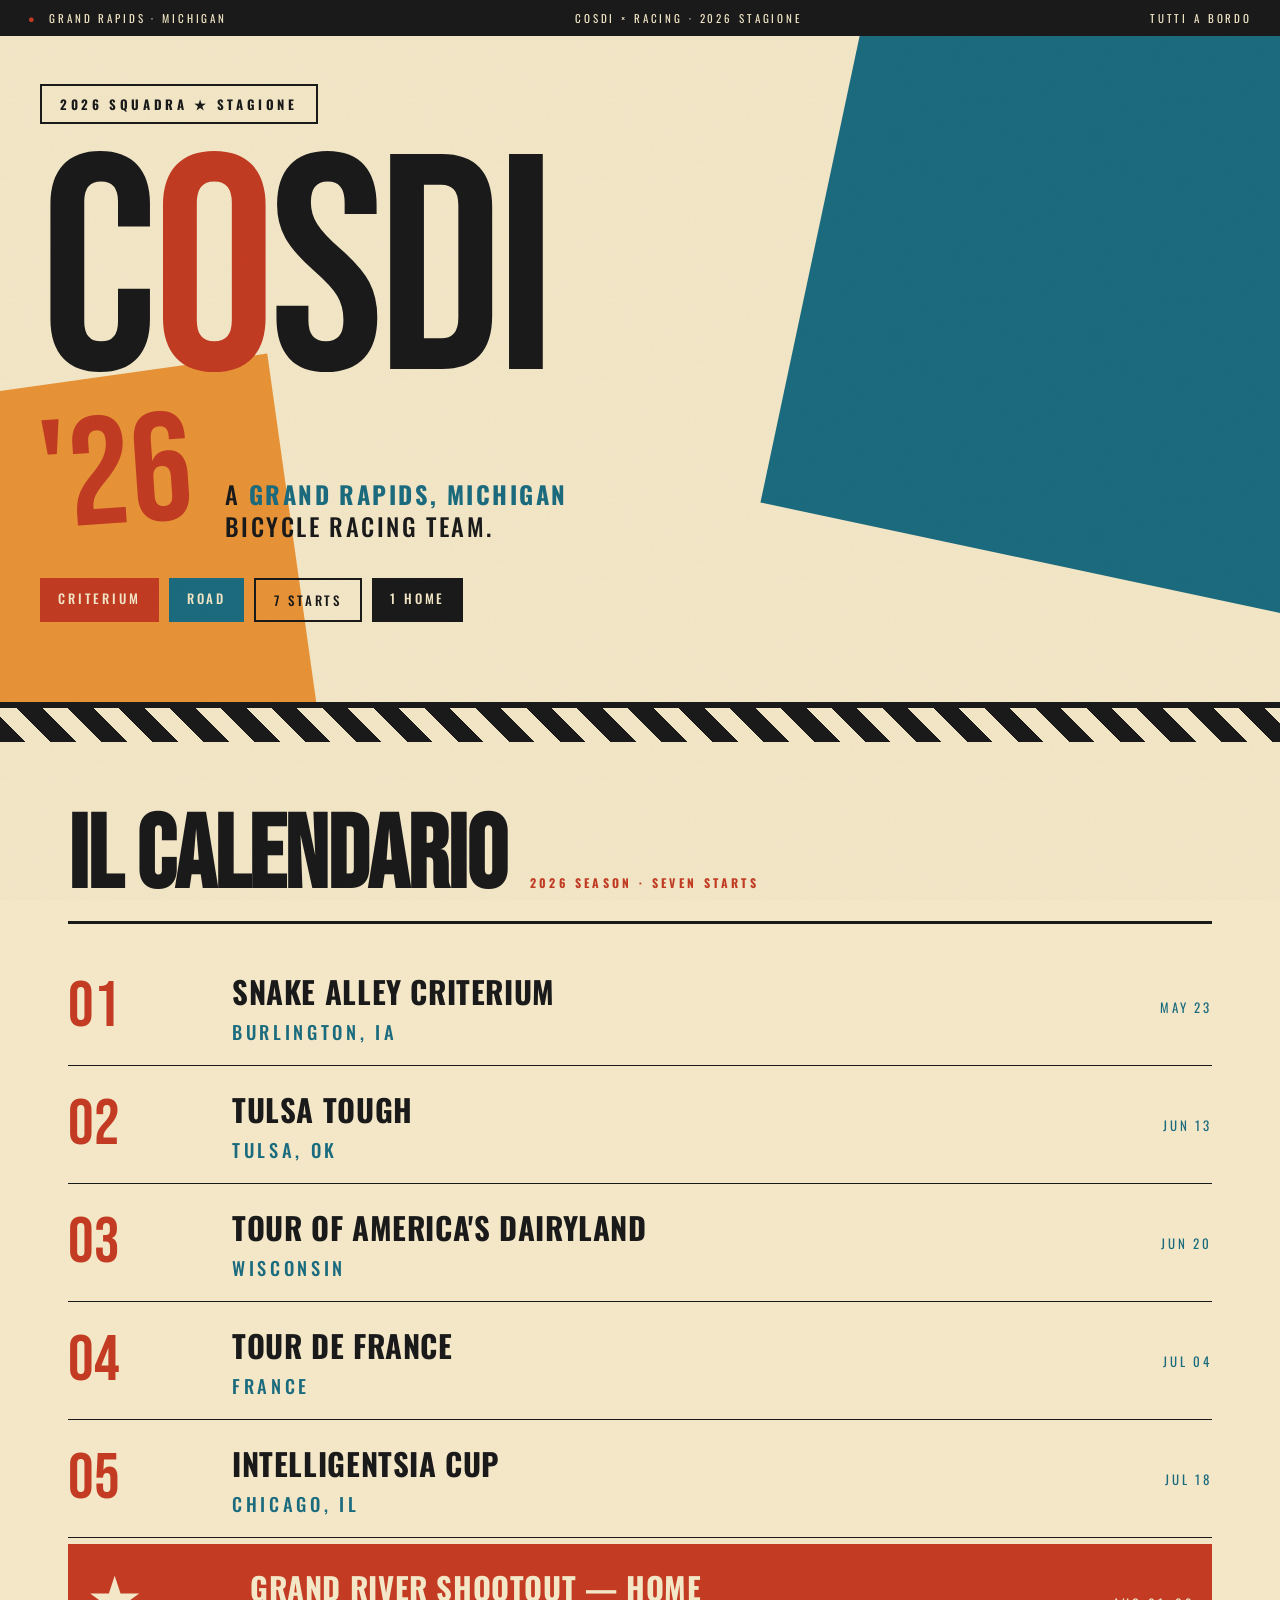
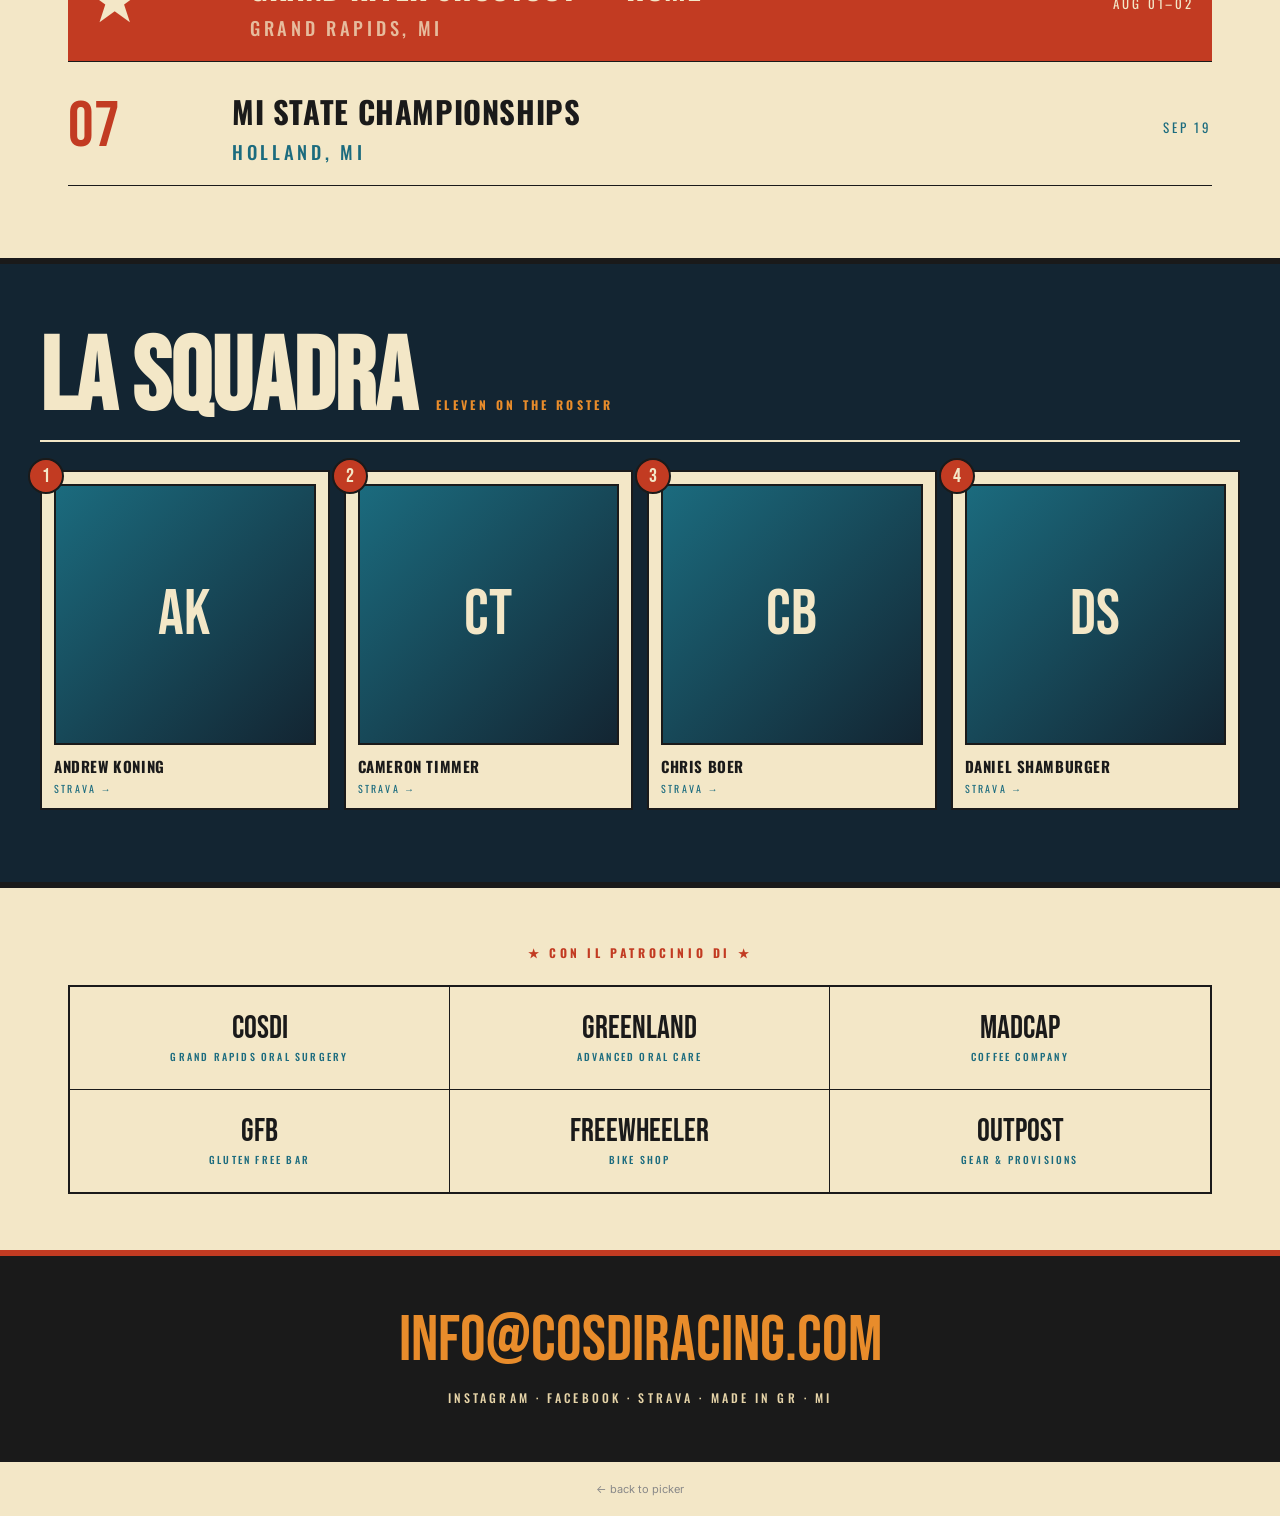
<file: previews/vintage.html>
<!DOCTYPE html>
<html lang="en">
<head>
<meta charset="UTF-8" />
<meta name="viewport" content="width=device-width, initial-scale=1.0" />
<title>COSDI // Vintage Poster</title>
<link rel="preconnect" href="https://fonts.googleapis.com">
<link rel="preconnect" href="https://fonts.gstatic.com" crossorigin>
<link href="https://fonts.googleapis.com/css2?family=Bebas+Neue&family=Oswald:wght@400;500;700&family=Inter:wght@400;500;700&display=swap" rel="stylesheet">
<style>
:root{
  --cream:#f3e7c7;
  --cream-dark:#e6d4a8;
  --ink:#1a1a1a;
  --teal:#1b6b7e;
  --red:#c23b22;
  --orange:#e88c2b;
  --navy:#132532;
}
*{box-sizing:border-box;margin:0;padding:0}
body{
  background:var(--cream);color:var(--ink);
  font-family:"Inter",sans-serif;overflow-x:hidden;
}
body::before{content:"";position:fixed;inset:0;pointer-events:none;z-index:100;
  background:url("data:image/svg+xml;utf8,<svg xmlns='http://www.w3.org/2000/svg' width='200' height='200'><filter id='n'><feTurbulence type='fractalNoise' baseFrequency='0.85' numOctaves='3'/></filter><rect width='100%25' height='100%25' filter='url(%23n)' opacity='0.55'/></svg>");
  mix-blend-mode:multiply;opacity:.13;
}
a{color:inherit;text-decoration:none}

.rail{
  background:var(--ink);color:var(--cream);padding:10px 28px;
  display:flex;justify-content:space-between;gap:20px;flex-wrap:wrap;
  font-family:"Oswald",sans-serif;font-size:11px;letter-spacing:.26em;text-transform:uppercase;
}
.rail .dot{color:var(--red)}

.poster{
  position:relative;overflow:hidden;padding:48px 28px 80px;
  background:var(--cream);border-bottom:6px solid var(--ink);
}
.poster::before{content:"";position:absolute;top:-100px;right:-180px;width:640px;height:640px;background:var(--teal);transform:rotate(12deg);z-index:0}
.poster::after{content:"";position:absolute;bottom:-120px;left:-140px;width:440px;height:440px;background:var(--orange);transform:rotate(-8deg);z-index:0;opacity:.92}
.poster-inner{position:relative;z-index:2;max-width:1200px;margin:0 auto}

.season-badge{
  display:inline-block;border:2px solid var(--ink);padding:8px 18px;
  font-family:"Oswald",sans-serif;font-size:13px;letter-spacing:.28em;text-transform:uppercase;
  background:var(--cream);margin-bottom:28px;font-weight:700;
}
.wordmark{
  font-family:"Bebas Neue",sans-serif;
  font-size:clamp(120px,24vw,360px);line-height:.82;letter-spacing:-.02em;color:var(--ink);
  display:block;
}
.wordmark .o{color:var(--red)}

.stack{display:grid;grid-template-columns:auto 1fr;gap:32px;align-items:end;margin-top:8px}
.year{font-family:"Bebas Neue",sans-serif;font-size:clamp(80px,12vw,160px);line-height:.85;color:var(--red);transform:rotate(-4deg)}
.subhead{font-family:"Oswald",sans-serif;font-weight:500;text-transform:uppercase;letter-spacing:.1em;font-size:clamp(16px,1.9vw,26px);line-height:1.3}
.subhead b{color:var(--teal);font-weight:700}

.bars{display:flex;gap:10px;margin-top:36px;flex-wrap:wrap}
.bar{padding:10px 18px;background:var(--ink);color:var(--cream);font-family:"Oswald",sans-serif;font-size:13px;letter-spacing:.22em;text-transform:uppercase;font-weight:500}
.bar.red{background:var(--red)}
.bar.teal{background:var(--teal)}
.bar.outline{background:transparent;color:var(--ink);border:2px solid var(--ink)}

.stripe{height:34px;background:repeating-linear-gradient(45deg,var(--ink) 0 18px,var(--cream) 18px 36px)}

.calendar{padding:72px 28px;max-width:1200px;margin:0 auto}
.cal-head{display:flex;align-items:baseline;gap:24px;border-bottom:3px solid var(--ink);padding-bottom:20px;margin-bottom:24px;flex-wrap:wrap}
.cal-head h2{font-family:"Bebas Neue",sans-serif;font-size:clamp(56px,8vw,110px);line-height:.85;letter-spacing:-.01em}
.cal-head .tag{font-family:"Oswald",sans-serif;font-size:12px;letter-spacing:.28em;text-transform:uppercase;color:var(--red);font-weight:700}

.cal-item{display:grid;grid-template-columns:140px 1fr auto;align-items:center;gap:24px;padding:20px 0;border-bottom:1px solid var(--ink)}
.cal-num{font-family:"Bebas Neue",sans-serif;font-size:64px;line-height:.85;color:var(--red)}
.cal-n{font-family:"Oswald",sans-serif;font-weight:700;font-size:clamp(22px,2.4vw,34px);text-transform:uppercase;letter-spacing:.02em}
.cal-n small{display:block;font-weight:500;color:var(--teal);font-size:.6em;letter-spacing:.2em;margin-top:4px}
.cal-l{font-family:"Oswald",sans-serif;font-size:13px;letter-spacing:.22em;text-transform:uppercase;color:var(--teal);text-align:right}
.cal-item.home{background:var(--red);color:var(--cream);padding:20px 18px;margin:6px 0}
.cal-item.home .cal-num,.cal-item.home .cal-n,.cal-item.home .cal-l{color:var(--cream)}
.cal-item.home .cal-n small{color:var(--cream);opacity:.75}

@media (max-width:720px){.cal-item{grid-template-columns:80px 1fr;gap:6px 16px}.cal-l{grid-column:2;text-align:left}.cal-num{font-size:44px}}

.squad{padding:72px 28px;background:var(--navy);color:var(--cream);border-top:6px solid var(--ink);border-bottom:6px solid var(--ink)}
.squad-head{max-width:1200px;margin:0 auto 28px;display:flex;gap:20px;align-items:baseline;border-bottom:2px solid var(--cream);padding-bottom:16px;flex-wrap:wrap}
.squad-head h2{font-family:"Bebas Neue",sans-serif;font-size:clamp(56px,8vw,110px);line-height:.85}
.squad-head .tag{color:var(--orange);font-family:"Oswald",sans-serif;font-size:12px;letter-spacing:.28em;text-transform:uppercase;font-weight:700}

.squad-grid{max-width:1200px;margin:0 auto;display:grid;grid-template-columns:repeat(4,1fr);gap:14px}
.rider{background:var(--cream);color:var(--ink);padding:12px;border:2px solid var(--ink);position:relative}
.rider .num{position:absolute;top:-14px;left:-14px;background:var(--red);color:var(--cream);width:36px;height:36px;border-radius:50%;display:flex;align-items:center;justify-content:center;font-family:"Bebas Neue",sans-serif;font-size:20px;border:2px solid var(--ink)}
.rider .face{aspect-ratio:1/1;background:linear-gradient(135deg,var(--teal),var(--navy));display:flex;align-items:center;justify-content:center;color:var(--cream);font-family:"Bebas Neue",sans-serif;font-size:64px;margin-bottom:10px;border:2px solid var(--ink)}
.rider h3{font-family:"Oswald",sans-serif;font-size:15px;text-transform:uppercase;letter-spacing:.04em;font-weight:700}
.rider p{font-family:"Oswald",sans-serif;font-size:10px;letter-spacing:.22em;text-transform:uppercase;color:var(--teal);margin-top:4px}
@media (max-width:820px){.squad-grid{grid-template-columns:repeat(2,1fr)}}

.sponsors{padding:56px 28px;max-width:1200px;margin:0 auto}
.spn-head{font-family:"Oswald",sans-serif;font-size:12px;letter-spacing:.3em;text-transform:uppercase;color:var(--red);text-align:center;margin-bottom:24px;font-weight:700}
.spn-grid{display:grid;grid-template-columns:repeat(3,1fr);gap:0;border:2px solid var(--ink)}
.spn{padding:28px 18px;border-right:1px solid var(--ink);border-bottom:1px solid var(--ink);font-family:"Bebas Neue",sans-serif;font-size:32px;line-height:.9;text-align:center;background:var(--cream)}
.spn small{display:block;font-family:"Oswald",sans-serif;font-size:10px;letter-spacing:.22em;text-transform:uppercase;color:var(--teal);margin-top:8px;font-weight:500}
.spn:nth-child(3n){border-right:0}
.spn:nth-last-child(-n+3){border-bottom:0}
@media (max-width:820px){.spn-grid{grid-template-columns:repeat(2,1fr)}.spn{border-right:1px solid var(--ink) !important}.spn:nth-child(2n){border-right:0 !important}}

.footer{background:var(--ink);color:var(--cream);padding:56px 28px;text-align:center;border-top:6px solid var(--red)}
.footer .contact{font-family:"Bebas Neue",sans-serif;font-size:clamp(36px,5vw,72px);line-height:.9}
.footer a{color:var(--orange)}
.footer-meta{margin-top:20px;font-family:"Oswald",sans-serif;font-size:12px;letter-spacing:.26em;text-transform:uppercase;color:var(--cream-dark);font-weight:500}
</style>
</head>
<body>

<div class="rail">
  <div><span class="dot">●</span>&nbsp; GRAND RAPIDS · MICHIGAN</div>
  <div>COSDI × RACING · 2026 STAGIONE</div>
  <div>TUTTI A BORDO</div>
</div>

<section class="poster">
  <div class="poster-inner">
    <span class="season-badge">2026 SQUADRA ★ STAGIONE</span>
    <div class="wordmark">C<span class="o">O</span>SDI</div>
    <div class="stack">
      <div class="year">'26</div>
      <div class="subhead">A <b>Grand Rapids, Michigan</b><br/>bicycle racing team.</div>
    </div>
    <div class="bars">
      <span class="bar red">CRITERIUM</span>
      <span class="bar teal">ROAD</span>
      <span class="bar outline">7 STARTS</span>
      <span class="bar">1 HOME</span>
    </div>
  </div>
</section>

<div class="stripe"></div>

<section class="calendar">
  <div class="cal-head"><h2>IL CALENDARIO</h2><span class="tag">2026 season · seven starts</span></div>
  <div class="cal-item"><div class="cal-num">01</div><div class="cal-n">Snake Alley Criterium<small>Burlington, IA</small></div><div class="cal-l">MAY 23</div></div>
  <div class="cal-item"><div class="cal-num">02</div><div class="cal-n">Tulsa Tough<small>Tulsa, OK</small></div><div class="cal-l">JUN 13</div></div>
  <div class="cal-item"><div class="cal-num">03</div><div class="cal-n">Tour of America's Dairyland<small>Wisconsin</small></div><div class="cal-l">JUN 20</div></div>
  <div class="cal-item"><div class="cal-num">04</div><div class="cal-n">Tour de France<small>France</small></div><div class="cal-l">JUL 04</div></div>
  <div class="cal-item"><div class="cal-num">05</div><div class="cal-n">Intelligentsia Cup<small>Chicago, IL</small></div><div class="cal-l">JUL 18</div></div>
  <a class="cal-item home" href="https://www.grandrivershootout.com" target="_blank" style="display:grid"><div class="cal-num">★</div><div class="cal-n">Grand River Shootout — HOME<small>Grand Rapids, MI</small></div><div class="cal-l">AUG 01–02</div></a>
  <div class="cal-item"><div class="cal-num">07</div><div class="cal-n">MI State Championships<small>Holland, MI</small></div><div class="cal-l">SEP 19</div></div>
</section>

<section class="squad">
  <div class="squad-head"><h2>LA SQUADRA</h2><span class="tag">Eleven on the roster</span></div>
  <div class="squad-grid">
    <div class="rider"><div class="num">1</div><div class="face">AK</div><h3>Andrew Koning</h3><p>Strava →</p></div>
    <div class="rider"><div class="num">2</div><div class="face">CT</div><h3>Cameron Timmer</h3><p>Strava →</p></div>
    <div class="rider"><div class="num">3</div><div class="face">CB</div><h3>Chris Boer</h3><p>Strava →</p></div>
    <div class="rider"><div class="num">4</div><div class="face">DS</div><h3>Daniel Shamburger</h3><p>Strava →</p></div>
  </div>
</section>

<section class="sponsors">
  <div class="spn-head">★ Con il patrocinio di ★</div>
  <div class="spn-grid">
    <div class="spn">COSDI<small>Grand Rapids Oral Surgery</small></div>
    <div class="spn">GREENLAND<small>Advanced Oral Care</small></div>
    <div class="spn">MADCAP<small>Coffee Company</small></div>
    <div class="spn">GFB<small>Gluten Free Bar</small></div>
    <div class="spn">FREEWHEELER<small>Bike Shop</small></div>
    <div class="spn">OUTPOST<small>Gear &amp; Provisions</small></div>
  </div>
</section>

<footer class="footer">
  <div class="contact"><a href="mailto:info@cosdiracing.com">info@cosdiracing.com</a></div>
  <div class="footer-meta">Instagram · Facebook · Strava · Made in GR · MI</div>
</footer>

<p style="text-align:center;padding:20px;font-size:11px;color:#888"><a href="index.html" style="color:#888">← back to picker</a></p>
</body>
</html>
</file>
<file: styles.css>
/* ======= COSDI RACING ======= */

:root{
  --teal:#1b6b7e;          /* Acciaio 547 reference from kit */
  --teal-bright:#2a8ba3;
  --navy:#0a1a2a;
  --cream:#f4ede0;
  --white:#ffffff;
  --orange:#e67e22;
  --tdf:#ffd83b;
}

*{box-sizing:border-box;margin:0;padding:0}
html,body{
  background:var(--cream);color:var(--navy);
  font-family:"Inter",system-ui,sans-serif;
  overflow-x:hidden;-webkit-font-smoothing:antialiased;
}
a{color:inherit;text-decoration:none}
::selection{background:var(--teal);color:var(--cream)}

/* TOPBAR */
.topbar{
  position:sticky;top:0;z-index:50;
  display:flex;align-items:center;justify-content:space-between;gap:24px;
  padding:12px 24px;
  background:var(--navy);color:var(--cream);
  font-family:"Space Mono",monospace;font-size:12px;letter-spacing:.1em;text-transform:uppercase;
}
.topbar .blink{color:var(--orange);animation:blink 1.3s steps(2) infinite}
@keyframes blink{50%{opacity:0}}
.topnav{display:flex;gap:24px}
.topnav a{transition:color .2s}
.topnav a:hover{color:var(--orange)}
.topbar-right{color:var(--teal-bright)}
#vcount{color:var(--orange);font-weight:700}
@media (max-width:720px){
  .topbar{flex-wrap:wrap;gap:10px;font-size:11px}
  .topbar-right{display:none}
}

/* HERO — kit-inspired */
.hero{
  position:relative;
  padding:120px 24px 140px;
  background:var(--teal);
  color:var(--cream);
  overflow:hidden;
  border-bottom:2px solid var(--navy);
}
.hero-shards{position:absolute;inset:0;pointer-events:none;z-index:1}
.hero-shards svg{width:100%;height:100%;display:block}
.hero-stack{position:relative;z-index:2;max-width:1200px;margin:0 auto}
.wordmark{
  font-family:"Archivo Black",sans-serif;
  font-style:italic;
  font-size:clamp(80px,18vw,260px);
  line-height:.9;
  letter-spacing:-.04em;
  color:var(--cream);
  display:block;white-space:nowrap;
}
.hero-sub{display:flex;flex-wrap:wrap;gap:10px;margin-top:28px}
.pill{
  display:inline-block;padding:8px 16px;
  border:2px solid var(--cream);color:var(--cream);
  font-family:"Space Mono",monospace;font-size:12px;letter-spacing:.16em;
  text-transform:uppercase;
}
.pill.alt{background:var(--cream);color:var(--teal);border-color:var(--cream)}
.hero-tag{
  margin-top:32px;max-width:720px;
  font-size:clamp(17px,1.5vw,20px);line-height:1.6;
  color:var(--cream);
}
.hero-tag b{color:var(--orange);font-weight:800}

/* MARQUEE */
.marquee{
  background:var(--navy);color:var(--cream);
  overflow:hidden;
  font-family:"Archivo Black",sans-serif;font-style:italic;
  font-size:clamp(22px,3.2vw,42px);
  padding:14px 0;
  letter-spacing:.03em;
}
.marquee-track{display:flex;white-space:nowrap;gap:40px;animation:scroll 42s linear infinite}
.marquee-track.reverse{animation-direction:reverse;animation-duration:48s}
.marquee-alt{background:var(--orange);color:var(--navy)}
@keyframes scroll{from{transform:translateX(0)}to{transform:translateX(-50%)}}

/* section common */
.section-kicker{
  font-family:"Space Mono",monospace;font-size:12px;letter-spacing:.24em;
  color:var(--teal);text-transform:uppercase;margin-bottom:12px;
}
.sec-head{padding:96px 24px 28px;max-width:1200px;margin:0 auto}
.big-head{
  font-family:"Archivo Black",sans-serif;font-style:italic;
  font-size:clamp(44px,7vw,100px);line-height:.95;letter-spacing:-.02em;
  color:var(--navy);
}
.big-head .arr{color:var(--orange);margin-left:16px;display:inline-block}

/* ABOUT */
.about{max-width:1200px;margin:0 auto;padding:72px 24px 80px}
.about-grid{display:grid;grid-template-columns:1.2fr 1fr;gap:48px;align-items:start}
.chunk{
  font-family:"Archivo Black",sans-serif;font-style:italic;
  font-size:clamp(32px,4.4vw,60px);line-height:1;color:var(--navy);
}
.strike-in{background:var(--navy);color:var(--cream);padding:0 10px;display:inline-block}
.about-right p{font-size:17px;line-height:1.6;margin-bottom:14px;color:var(--navy)}
.about-right b{color:var(--teal);font-weight:700}
@media (max-width:820px){.about-grid{grid-template-columns:1fr;gap:24px}}

/* RACES */
.races{padding-bottom:80px}
.race-list{max-width:1200px;margin:0 auto;padding:0 24px;border-top:1px solid var(--navy)}
.race{
  display:grid;grid-template-columns:110px 1fr 120px 200px;gap:16px;
  align-items:center;padding:20px 8px;border-bottom:1px solid var(--navy);
  font-family:"Space Mono",monospace;
  transition:background .15s ease, color .15s ease;
}
.race:hover{background:var(--teal);color:var(--cream)}
.race:hover .race-disc{background:var(--cream);color:var(--teal)}
.race-date{font-weight:700;font-size:15px;letter-spacing:.08em}
.race-name{
  font-family:"Archivo Black",sans-serif;font-style:italic;
  font-size:clamp(18px,2.2vw,28px);letter-spacing:-.01em;text-transform:uppercase;
}
.race-disc{
  justify-self:start;padding:5px 10px;background:var(--navy);color:var(--cream);
  font-size:10px;letter-spacing:.18em;
}
.race-loc{justify-self:end;font-size:12px;opacity:.85;letter-spacing:.1em}
.disclaimer{
  max-width:1200px;margin:16px auto 0;padding:0 24px;
  font-family:"Space Mono",monospace;font-size:12px;color:var(--teal);opacity:.85;
}
@media (max-width:820px){
  .race{grid-template-columns:80px 1fr;gap:6px 12px}
  .race-disc,.race-loc{grid-column:2}
  .race-loc{justify-self:start}
}

/* Grand River Shootout — home race, loud */
.race-home{
  background:var(--teal);color:var(--cream);
  padding:32px 16px;
  text-decoration:none;
  position:relative;
  border-left:6px solid var(--orange);
}
.race-home .race-name{
  font-size:clamp(24px,3vw,40px);
  color:var(--cream);
}
.race-home .race-disc{background:var(--orange);color:var(--navy)}
.race-home .race-loc{color:var(--cream);opacity:1;font-weight:700}
.race-home:hover{background:var(--navy);color:var(--cream)}
.race-home:hover .race-disc{background:var(--cream);color:var(--navy)}
.home-tag{
  display:inline-block;margin-left:12px;
  background:var(--orange);color:var(--navy);
  font-family:"Space Mono",monospace;font-size:11px;letter-spacing:.18em;
  padding:4px 8px;vertical-align:middle;
  transform:translateY(-4px);
}

/* Tour de France row — yellow jersey */
.race-tdf{background:var(--tdf)}
.race-tdf .race-name{color:var(--navy)}
.race-tdf .race-disc{background:var(--navy);color:var(--tdf)}
.race-tdf:hover{background:#ffe569;color:var(--navy)}
.race-tdf:hover .race-name{color:var(--navy)}
.race-tdf sup{font-size:.5em;vertical-align:super}

/* TEAM */
.team{padding-bottom:80px}
.roster{
  max-width:1200px;margin:0 auto;padding:0 24px;
  display:grid;grid-template-columns:repeat(auto-fill,minmax(220px,1fr));gap:20px;
}
.rider{
  display:block;background:var(--cream);border:1px solid var(--navy);
  padding:14px;transition:transform .2s ease, background .2s ease;
}
.rider:hover{transform:translateY(-6px);background:var(--white)}
.rider-face{
  aspect-ratio:1/1;width:100%;
  background:linear-gradient(135deg,var(--c1,var(--teal)),var(--c2,var(--navy)));
  display:flex;align-items:center;justify-content:center;
  color:var(--cream);font-family:"Archivo Black",sans-serif;font-style:italic;
  font-size:72px;letter-spacing:-.02em;
  position:relative;overflow:hidden;
}
/* kit-style shard overlay on rider tiles */
.rider-face::after{
  content:"";position:absolute;inset:0;
  background:url("data:image/svg+xml;utf8,<svg xmlns='http://www.w3.org/2000/svg' viewBox='0 0 200 200'><polygon points='0,30 60,20 100,40 160,25 200,45 200,60 150,55 100,70 50,60 0,55' fill='black' fill-opacity='0.22'/><polygon points='0,120 60,110 120,130 180,115 200,130 200,145 140,145 80,155 0,145' fill='black' fill-opacity='0.16'/></svg>") center/cover no-repeat;
  pointer-events:none;
}
.rider-name{
  margin-top:10px;font-family:"Archivo Black",sans-serif;font-style:italic;
  font-size:18px;color:var(--navy);line-height:1.1;
}
.rider-meta{
  margin-top:4px;font-family:"Space Mono",monospace;font-size:11px;
  color:var(--teal);letter-spacing:.12em;
}

/* PARTNERS */
.partners{padding-bottom:80px}
.partner-grid{
  max-width:1200px;margin:0 auto;padding:0 24px;
  display:grid;grid-template-columns:repeat(3,1fr);gap:12px;
}
.partner{
  aspect-ratio:3/2;border:1px solid var(--navy);padding:20px;
  display:flex;flex-direction:column;justify-content:space-between;
  font-family:"Archivo Black",sans-serif;font-style:italic;
  transition:transform .2s ease;
}
.partner span{font-size:clamp(24px,2.8vw,40px);line-height:.9;letter-spacing:-.02em}
.partner em{
  font-family:"Space Mono",monospace;font-style:normal;font-size:11px;
  letter-spacing:.14em;text-transform:uppercase;align-self:flex-end;opacity:.85;
}
.partner:hover{transform:translateY(-4px)}
.p1{background:var(--teal);color:var(--cream)}
.p2{background:var(--cream);color:var(--navy)}
.p3{background:var(--navy);color:var(--cream)}
.p4{background:var(--orange);color:var(--navy)}
.p5{background:var(--teal-bright);color:var(--cream)}
.p6{background:var(--cream);color:var(--teal)}
@media (max-width:820px){.partner-grid{grid-template-columns:repeat(2,1fr)}}
@media (max-width:520px){.partner-grid{grid-template-columns:1fr}}

/* CONNECT */
.connect{
  position:relative;
  background:var(--navy);color:var(--cream);
  padding:120px 24px;text-align:center;
  overflow:hidden;
}
.connect-shards{position:absolute;inset:0;pointer-events:none;z-index:1}
.connect-shards svg{width:100%;height:100%;display:block}
.connect .section-kicker{color:var(--orange);position:relative;z-index:2}
.email-giant{
  position:relative;z-index:2;
  font-family:"Archivo Black",sans-serif;font-style:italic;
  font-size:clamp(32px,6vw,80px);line-height:1;letter-spacing:-.02em;
  margin:12px auto 36px;max-width:1200px;word-break:break-word;
}
.email-giant a{color:var(--cream);transition:color .2s}
.email-giant a:hover{color:var(--orange)}
.socials{position:relative;z-index:2;display:flex;flex-wrap:wrap;gap:12px;justify-content:center}
.soc{
  display:inline-block;padding:12px 22px;
  border:1px solid var(--cream);color:var(--cream);
  font-family:"Space Mono",monospace;font-size:12px;letter-spacing:.14em;
  transition:background .15s, color .15s;
}
.soc:hover{background:var(--cream);color:var(--navy)}

/* FOOTER */
.foot{
  background:var(--navy);color:var(--cream);border-top:1px solid var(--teal);
  padding:18px 24px;
  font-family:"Space Mono",monospace;font-size:11px;letter-spacing:.14em;
}
.foot-grid{max-width:1200px;margin:0 auto;display:flex;align-items:center;justify-content:space-between;gap:16px}
.foot-bolt{color:var(--orange);font-size:18px}
</file>
